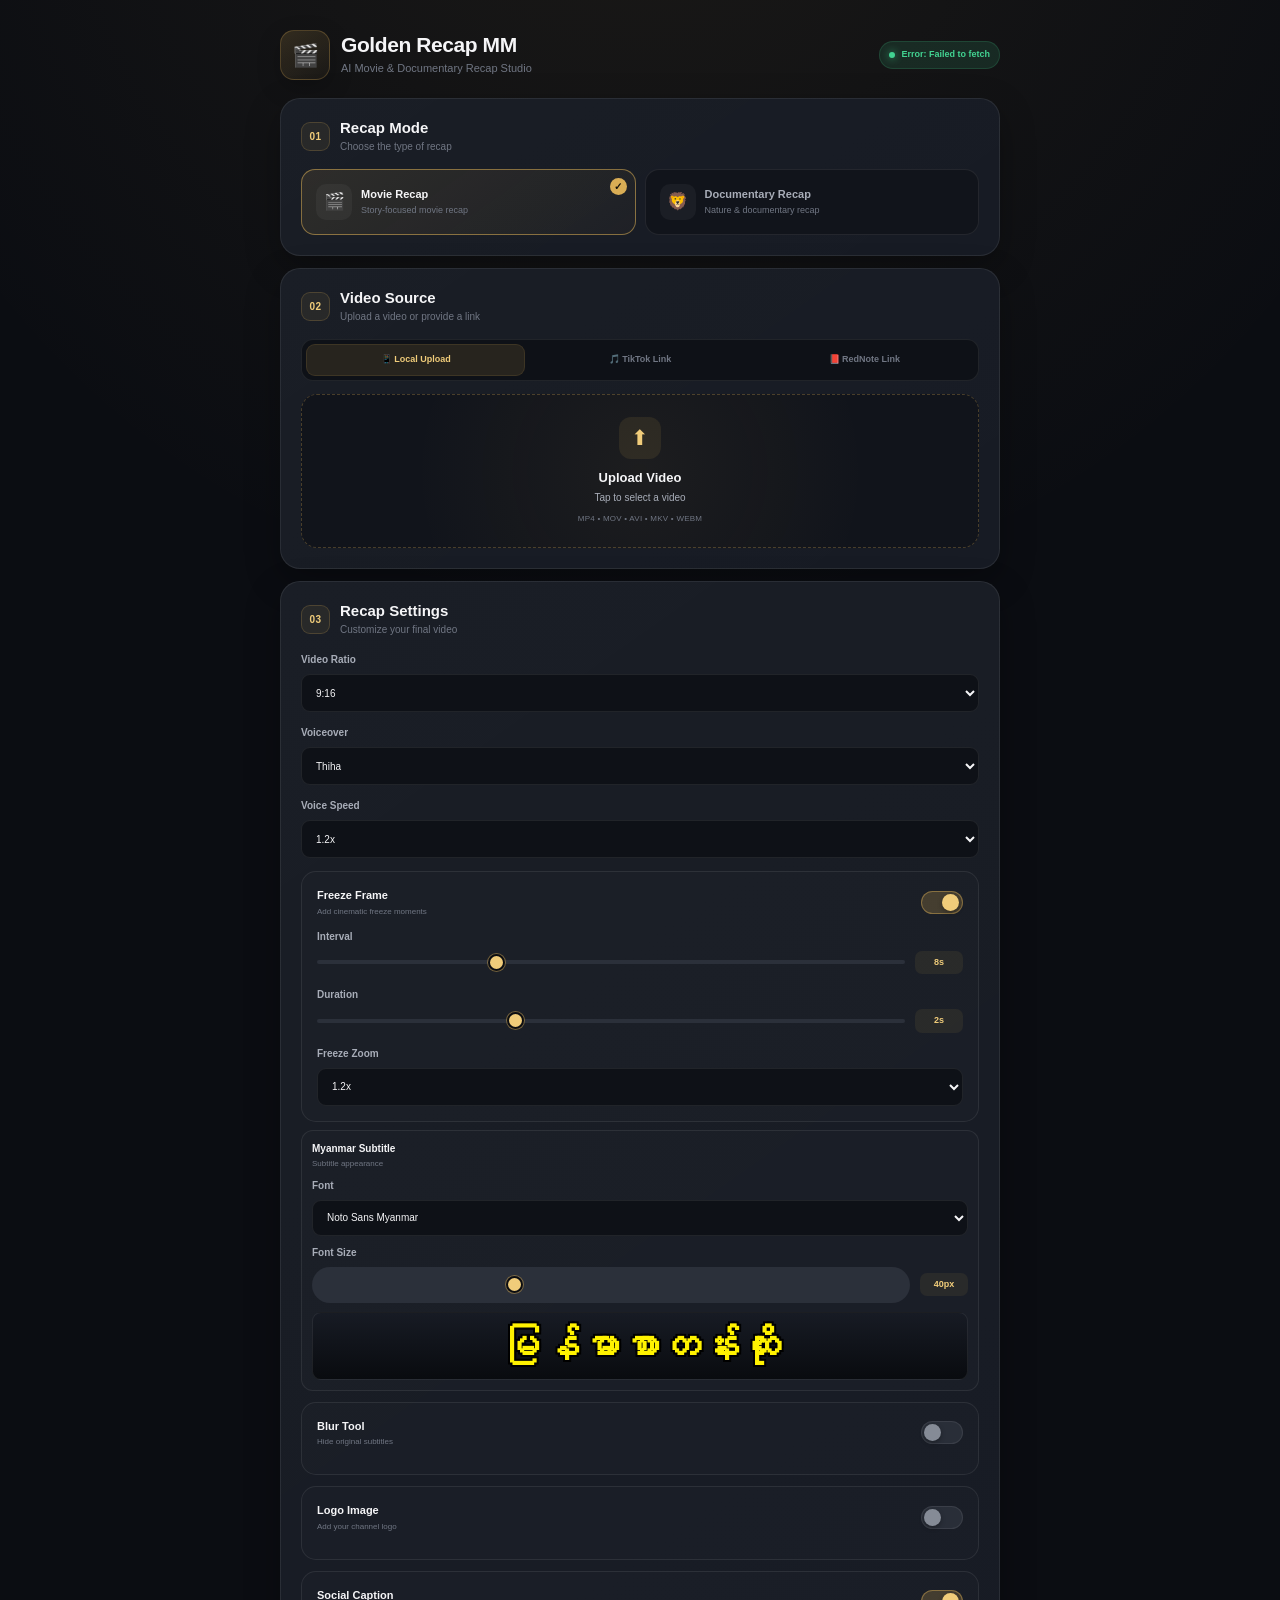
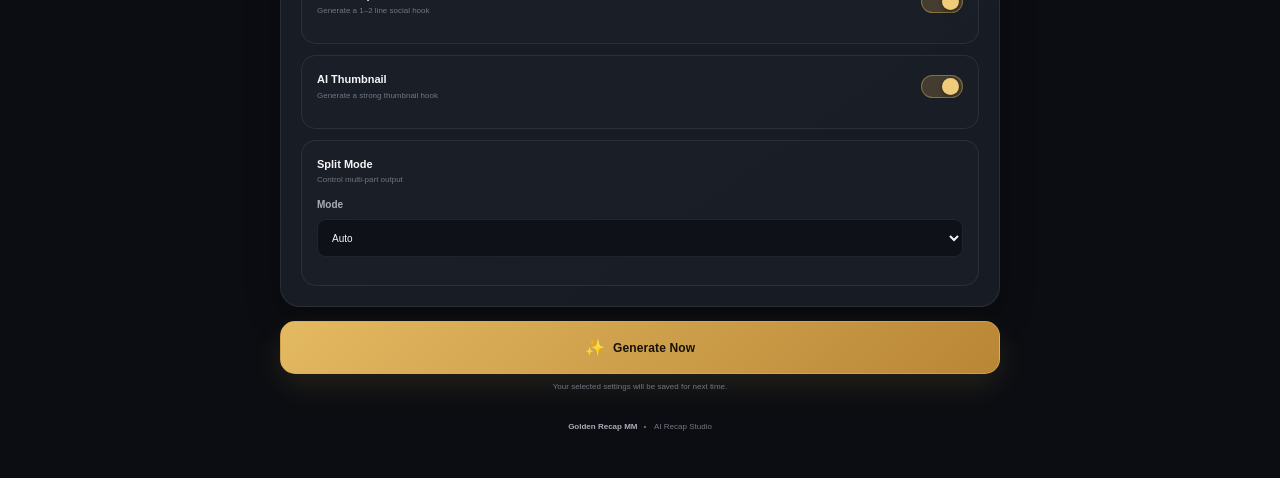
<file: index.html>
<!DOCTYPE html>
<html>
<head>
    <meta charset="UTF-8">
    <meta
        http-equiv="refresh"
        content="0; url=Frontend/"
    >
    <title>Golden Recap MM</title>
</head>
<body>
    <p>Loading Golden Recap MM...</p>
</body>
</html>
</file>
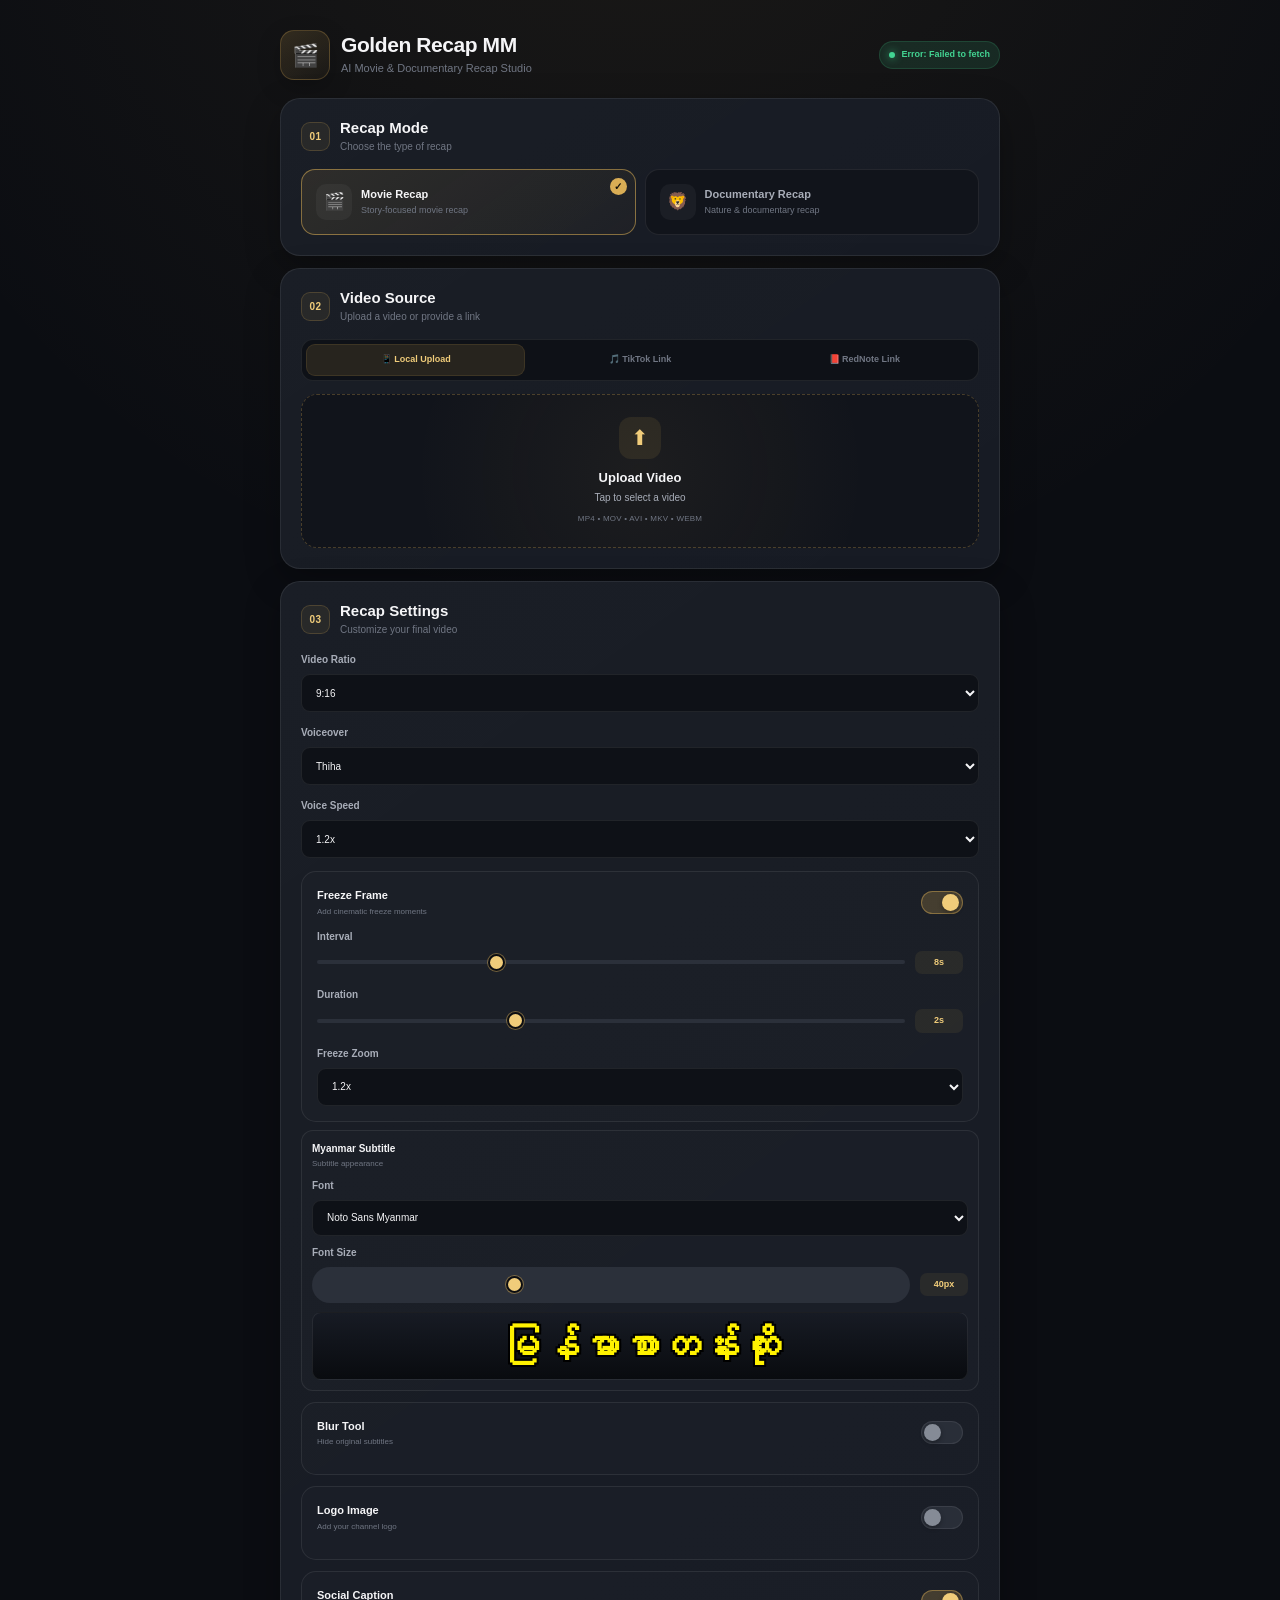
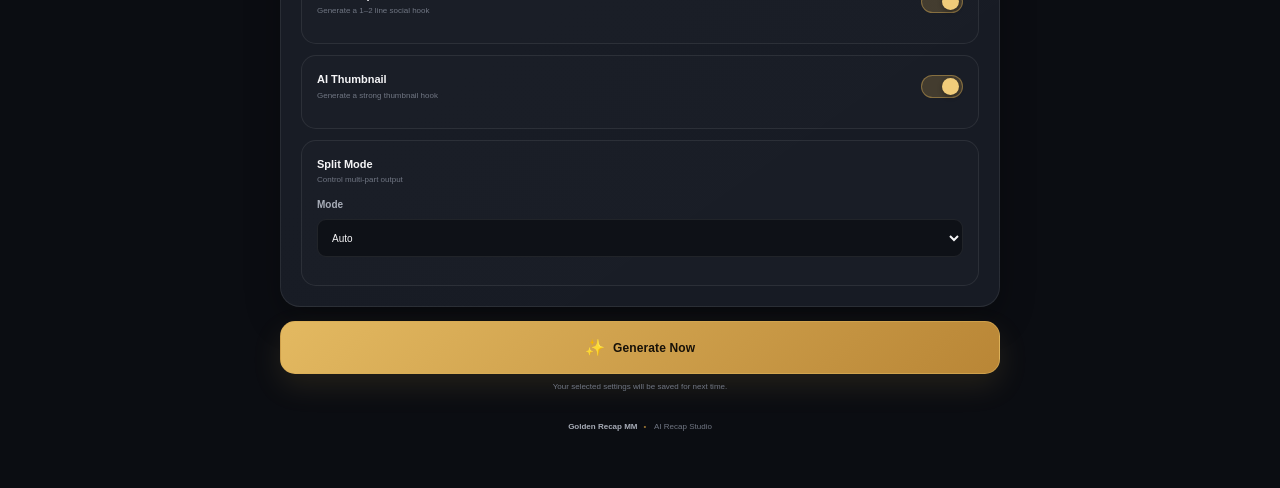
<file: Frontend/index.html>
<!DOCTYPE html>
<html lang="en">
<head>
    <meta charset="UTF-8">

    <meta
        name="viewport"
        content="width=device-width, initial-scale=1.0"
    >

    <meta
        name="description"
        content="Golden Recap MM - AI Movie and Documentary Recap Studio"
    >

    <title>Golden Recap MM</title>

    <link
        rel="stylesheet"
        href="style.css"
    >
</head>

<body>

    <!-- =====================================================
         APP CONTAINER
         ===================================================== -->

    <main class="app-container">

        <!-- =================================================
             HEADER
             ================================================= -->

        <header class="app-header">

            <div class="brand-section">

                <div class="brand-icon">
                    🎬
                </div>

                <div class="brand-text">

                    <h1>
                        Golden Recap MM
                    </h1>

                    <p>
                        AI Movie &amp; Documentary Recap Studio
                    </p>

                </div>

            </div>


            <!-- Backend Status -->

            <div
                class="backend-status"
                id="backendStatus"
            >

                <span
                    class="status-dot"
                    id="statusDot"
                ></span>

                <span
                    id="statusText"
                >
                    Backend Connecting...
                </span>

            </div>

        </header>


        <!-- =================================================
             MAIN WORKSPACE
             ================================================= -->

        <section
            class="workspace"
            id="workspace"
        >


            <!-- =============================================
                 STEP 1 — RECAP MODE
                 ============================================= -->

            <section
                class="card mode-card"
                id="modeSection"
            >

                <div class="section-header">

                    <div>

                        <span class="section-number">
                            01
                        </span>

                        <div class="section-title-group">

                            <h2>
                                Recap Mode
                            </h2>

                            <p>
                                Choose the type of recap
                            </p>

                        </div>

                    </div>

                </div>


                <div class="mode-options">

                    <button
                        type="button"
                        class="mode-option active"
                        data-mode="movie"
                        id="movieModeButton"
                    >

                        <span class="mode-icon">
                            🎬
                        </span>

                        <span class="mode-content">

                            <strong>
                                Movie Recap
                            </strong>

                            <small>
                                Story-focused movie recap
                            </small>

                        </span>

                        <span class="selection-indicator">
                            ✓
                        </span>

                    </button>


                    <button
                        type="button"
                        class="mode-option"
                        data-mode="documentary"
                        id="documentaryModeButton"
                    >

                        <span class="mode-icon">
                            🦁
                        </span>

                        <span class="mode-content">

                            <strong>
                                Documentary Recap
                            </strong>

                            <small>
                                Nature &amp; documentary recap
                            </small>

                        </span>

                        <span class="selection-indicator">
                            ✓
                        </span>

                    </button>

                </div>

            </section>


            <!-- =============================================
                 STEP 2 — VIDEO SOURCE
                 ============================================= -->

            <section
                class="card source-card"
                id="sourceSection"
            >

                <div class="section-header">

                    <div>

                        <span class="section-number">
                            02
                        </span>

                        <div class="section-title-group">

                            <h2>
                                Video Source
                            </h2>

                            <p>
                                Upload a video or provide a link
                            </p>

                        </div>

                    </div>

                </div>


                <!-- Source tabs -->

                <div
                    class="source-tabs"
                    role="tablist"
                >

                    <button
                        type="button"
                        class="source-tab active"
                        data-source="upload"
                        id="uploadTab"
                    >
                        📱 Local Upload
                    </button>

                    <button
                        type="button"
                        class="source-tab"
                        data-source="tiktok"
                        id="tiktokTab"
                    >
                        🎵 TikTok Link
                    </button>

                    <button
                        type="button"
                        class="source-tab"
                        data-source="rednote"
                        id="rednoteTab"
                    >
                        📕 RedNote Link
                    </button>

                </div>


                <!-- Local Upload -->

                <div
                    class="source-panel active"
                    id="uploadPanel"
                    data-panel="upload"
                >

                    <label
                        for="videoFile"
                        class="upload-area"
                    >

                        <div class="upload-icon">
                            ⬆
                        </div>

                        <strong>
                            Upload Video
                        </strong>

                        <span>
                            Tap to select a video
                        </span>

                        <small>
                            MP4 • MOV • AVI • MKV • WEBM
                        </small>

                    </label>

                    <input
                        type="file"
                        id="videoFile"
                        accept="video/mp4,video/quicktime,video/x-msvideo,video/x-matroska,video/webm"
                        hidden
                    >

                </div>


                <!-- TikTok -->

                <div
                    class="source-panel"
                    id="tiktokPanel"
                    data-panel="tiktok"
                >

                    <label
                        for="tiktokUrl"
                        class="input-label"
                    >
                        TikTok Video Link
                    </label>

                    <div class="url-input-wrapper">

                        <input
                            type="url"
                            id="tiktokUrl"
                            class="url-input"
                            placeholder="Paste TikTok video link"
                            autocomplete="off"
                        >

                        <button
                            type="button"
                            class="clear-input"
                            data-clear="tiktokUrl"
                            aria-label="Clear TikTok URL"
                        >
                            ×
                        </button>

                    </div>

                </div>


                <!-- RedNote -->

                <div
                    class="source-panel"
                    id="rednotePanel"
                    data-panel="rednote"
                >

                    <label
                        for="rednoteUrl"
                        class="input-label"
                    >
                        RedNote Video Link
                    </label>

                    <div class="url-input-wrapper">

                        <input
                            type="url"
                            id="rednoteUrl"
                            class="url-input"
                            placeholder="Paste RedNote video link"
                            autocomplete="off"
                        >

                        <button
                            type="button"
                            class="clear-input"
                            data-clear="rednoteUrl"
                            aria-label="Clear RedNote URL"
                        >
                            ×
                        </button>

                    </div>

                </div>


                <!-- Video Information -->

                <div
                    class="video-info-card hidden"
                    id="videoInfoCard"
                >

                    <div class="video-ready-header">

                        <span class="ready-icon">
                            ✓
                        </span>

                        <strong>
                            Video Ready
                        </strong>

                    </div>


                    <div class="video-meta-grid">

                        <div class="meta-item">

                            <span>
                                Name
                            </span>

                            <strong id="videoName">
                                —
                            </strong>

                        </div>


                        <div class="meta-item">

                            <span>
                                File Size
                            </span>

                            <strong id="videoSize">
                                —
                            </strong>

                        </div>


                        <div class="meta-item">

                            <span>
                                Length
                            </span>

                            <strong id="videoDuration">
                                —
                            </strong>

                        </div>


                        <div class="meta-item">

                            <span>
                                Resolution
                            </span>

                            <strong id="videoResolution">
                                —
                            </strong>

                        </div>


                        <div class="meta-item">

                            <span>
                                FPS
                            </span>

                            <strong id="videoFps">
                                —
                            </strong>

                        </div>


                        <div class="meta-item">

                            <span>
                                Format
                            </span>

                            <strong id="videoFormat">
                                —
                            </strong>

                        </div>

                    </div>

                </div>

            </section>


            <!-- =============================================
                 STEP 3 — RECAP SETTINGS
                 ============================================= -->

            <section
                class="card settings-card"
                id="settingsSection"
            >

                <div class="section-header">

                    <div>

                        <span class="section-number">
                            03
                        </span>

                        <div class="section-title-group">

                            <h2>
                                Recap Settings
                            </h2>

                            <p>
                                Customize your final video
                            </p>

                        </div>

                    </div>

                </div>


                <!-- Video Ratio -->

                <div class="setting-group">

                    <label
                        for="videoRatio"
                        class="setting-label"
                    >
                        Video Ratio
                    </label>

                    <select
                        id="videoRatio"
                        class="setting-select"
                    >

                        <option value="9:16" selected>
                            9:16
                        </option>

                        <option value="original">
                            Original
                        </option>

                        <option value="16:9">
                            16:9
                        </option>

                        <option value="4:3">
                            4:3
                        </option>

                        <option value="3:4">
                            3:4
                        </option>

                        <option value="1:1">
                            1:1
                        </option>

                        <option value="2:3">
                            2:3
                        </option>

                    </select>

                </div>


                <!-- Voice -->

                <div class="setting-group">

                    <label
                        for="voice"
                        class="setting-label"
                    >
                        Voiceover
                    </label>

                    <select
                        id="voice"
                        class="setting-select"
                    >

                        <option
                            value="thiha"
                            selected
                        >
                            Thiha
                        </option>

                        <option value="nila">
                            Nila
                        </option>

                    </select>

                </div>


                <!-- Voice Speed -->

                <div class="setting-group">

                    <label
                        for="voiceSpeed"
                        class="setting-label"
                    >
                        Voice Speed
                    </label>

                    <select
                        id="voiceSpeed"
                        class="setting-select"
                    >

                        <option value="1.0">
                            1.0x
                        </option>

                        <option value="1.1">
                            1.1x
                        </option>

                        <option value="1.15">
                            1.15x
                        </option>

                        <option
                            value="1.2"
                            selected
                        >
                            1.2x
                        </option>

                        <option value="1.25">
                            1.25x
                        </option>

                        <option value="1.3">
                            1.3x
                        </option>

                        <option value="1.35">
                            1.35x
                        </option>

                        <option value="1.4">
                            1.4x
                        </option>

                    </select>

                </div>


                <!-- =========================================
                     FREEZE FRAME
                     ========================================= -->

                <div class="setting-block">

                    <div class="setting-block-header">

                        <div>

                            <strong>
                                Freeze Frame
                            </strong>

                            <small>
                                Add cinematic freeze moments
                            </small>

                        </div>


                        <label class="toggle">

                            <input
                                type="checkbox"
                                id="freezeEnabled"
                                checked
                            >

                            <span class="toggle-slider"></span>

                        </label>

                    </div>


                    <div
                        class="conditional-settings"
                        id="freezeSettings"
                    >

                        <div class="setting-group">

                            <label
                                for="freezeInterval"
                                class="setting-label"
                            >
                                Interval
                            </label>

                            <div class="range-row">

                                <input
                                    type="range"
                                    id="freezeInterval"
                                    min="5"
                                    max="15"
                                    step="1"
                                    value="8"
                                >

                                <output
                                    id="freezeIntervalValue"
                                >
                                    8 sec
                                </output>

                            </div>

                        </div>


                        <div class="setting-group">

                            <label
                                for="freezeDuration"
                                class="setting-label"
                            >
                                Duration
                            </label>

                            <div class="range-row">

                                <input
                                    type="range"
                                    id="freezeDuration"
                                    min="0.5"
                                    max="5"
                                    step="0.5"
                                    value="2"
                                >

                                <output
                                    id="freezeDurationValue"
                                >
                                    2 sec
                                </output>

                            </div>

                        </div>


                        <div class="setting-group">

                            <label
                                for="freezeZoom"
                                class="setting-label"
                            >
                                Freeze Zoom
                            </label>

                            <select
                                id="freezeZoom"
                                class="setting-select"
                            >

                                <option value="1.1">
                                    1.1x
                                </option>

                                <option value="1.15">
                                    1.15x
                                </option>

                                <option
                                    value="1.2"
                                    selected
                                >
                                    1.2x
                                </option>

                                <option value="1.25">
                                    1.25x
                                </option>

                                <option value="1.3">
                                    1.3x
                                </option>

                            </select>

                        </div>

                    </div>

                </div>


                <!-- =========================================
                     SUBTITLE
                     ========================================= -->

                <div class="setting-block">

                    <div class="setting-block-header">

                        <div>

                            <strong>
                                Myanmar Subtitle
                            </strong>

                            <small>
                                Subtitle appearance
                            </small>

                        </div>

                    </div>


                    <div class="setting-group">

    <label
        for="subtitleFont"
        class="setting-label"
    >
        Font
    </label>

    <select
        id="subtitleFont"
        class="setting-select"
    >

        <option
            value="Noto Sans Myanmar"
            selected
        >
            Noto Sans Myanmar
        </option>

        <option value="Pyidaungsu">
            Pyidaungsu
        </option>

        <option value="Myanmar Text">
            Myanmar Text
        </option>

        <option value="custom">
            Custom Font
        </option>

    </select>


    <!-- Custom Font Upload -->
    <div
        id="customFontSettings"
        class="custom-font-settings hidden"
    >

        <label
            for="customFontFile"
            class="custom-font-upload"
        >

            <span class="custom-font-upload-icon">
                📁
            </span>

            <span>
                Upload Custom Font
            </span>

        </label>

        <input
            type="file"
            id="customFontFile"
            accept=".ttf,.otf,font/ttf,font/otf"
            hidden
        >

        <div
            id="customFontName"
            class="custom-font-name"
        >
            No font selected
        </div>

    </div>

</div>


                    <div class="setting-group">

                        <label
                            for="subtitleSize"
                            class="setting-label"
                        >
                            Font Size
                        </label>

                        <div class="range-row">

                            <input
                                type="range"
                                id="subtitleSize"
                                min="10"
                                max="100"
                                step="1"
                                value="40"
                            >

                            <output
                                id="subtitleSizeValue"
                            >
                                40 px
                            </output>

                        </div>

                    </div>


                    <div class="subtitle-style-preview">

                        <span class="subtitle-preview-text">
                            မြန်မာစာတန်းထိုး
                        </span>

                    </div>

                </div>


                <!-- =========================================
                     BLUR TOOL
                     ========================================= -->

                <div class="setting-block">

                    <div class="setting-block-header">

                        <div>

                            <strong>
                                Blur Tool
                            </strong>

                            <small>
                                Hide original subtitles
                            </small>

                        </div>


                        <label class="toggle">

                            <input
                                type="checkbox"
                                id="blurEnabled"
                            >

                            <span class="toggle-slider"></span>

                        </label>

                    </div>


                    <div
                        class="conditional-editor hidden"
                        id="blurEditor"
                    >

                        <div class="editor-placeholder">

                            <div class="editor-icon">
                                ◈
                            </div>

                            <strong>
                                Blur Area Editor
                            </strong>

                            <p>
                                Video editor will appear here
                            </p>

                        </div>

                    </div>

                </div>


                <!-- =========================================
                     LOGO
                     ========================================= -->

                <div class="setting-block">

                    <div class="setting-block-header">

                        <div>

                            <strong>
                                Logo Image
                            </strong>

                            <small>
                                Add your channel logo
                            </small>

                        </div>


                        <label class="toggle">

                            <input
                                type="checkbox"
                                id="logoEnabled"
                            >

                            <span class="toggle-slider"></span>

                        </label>

                    </div>


                    <div
                        class="conditional-settings hidden"
                        id="logoSettings"
                    >

                        <div class="setting-group">

                            <label
                                for="logoFile"
                                class="setting-label"
                            >
                                Logo Image
                            </label>

                            <input
                                type="file"
                                id="logoFile"
                                accept="image/png,image/jpeg,image/webp"
                                class="file-input"
                            >

                        </div>


                        <div class="setting-group">

                            <label
                                for="logoPosition"
                                class="setting-label"
                            >
                                Position
                            </label>

                            <select
                                id="logoPosition"
                                class="setting-select"
                            >

                                <option value="top-left">
                                    Top Left
                                </option>

                                <option
                                    value="top-right"
                                    selected
                                >
                                    Top Right
                                </option>

                                <option value="bottom-left">
                                    Bottom Left
                                </option>

                                <option value="bottom-right">
                                    Bottom Right
                                </option>

                                <option value="custom">
                                    Custom
                                </option>

                            </select>

                        </div>


                        <button
                            type="button"
                            class="secondary-button"
                            id="logoAdjustButton"
                        >
                            Adjust Logo Position
                        </button>

                    </div>

                </div>


                <!-- =========================================
                     CAPTION
                     ========================================= -->

                <div class="setting-block">

                    <div class="setting-block-header">

                        <div>

                            <strong>
                                Social Caption
                            </strong>

                            <small>
                                Generate a 1–2 line social hook
                            </small>

                        </div>


                        <label class="toggle">

                            <input
                                type="checkbox"
                                id="captionEnabled"
                                checked
                            >

                            <span class="toggle-slider"></span>

                        </label>

                    </div>

                </div>


                <!-- =========================================
                     THUMBNAIL
                     ========================================= -->

                <div class="setting-block">

                    <div class="setting-block-header">

                        <div>

                            <strong>
                                AI Thumbnail
                            </strong>

                            <small>
                                Generate a strong thumbnail hook
                            </small>

                        </div>


                        <label class="toggle">

                            <input
                                type="checkbox"
                                id="thumbnailEnabled"
                                checked
                            >

                            <span class="toggle-slider"></span>

                        </label>

                    </div>

                </div>


                <!-- =========================================
                     SPLIT MODE
                     ========================================= -->

                <div class="setting-block">

                    <div class="setting-block-header">

                        <div>

                            <strong>
                                Split Mode
                            </strong>

                            <small>
                                Control multi-part output
                            </small>

                        </div>

                    </div>


                    <div class="setting-group">

                        <label
                            for="splitMode"
                            class="setting-label"
                        >
                            Mode
                        </label>

                        <select
                            id="splitMode"
                            class="setting-select"
                        >

                            <option
                                value="auto"
                                selected
                            >
                                Auto
                            </option>

                            <option value="manual">
                                Manual
                            </option>

                        </select>

                    </div>


                    <div
                        class="conditional-settings hidden"
                        id="manualSplitSettings"
                    >

                        <div class="setting-group">

                            <label
                                for="manualSplitLength"
                                class="setting-label"
                            >
                                Part Length
                            </label>

                            <input
                                type="number"
                                id="manualSplitLength"
                                class="number-input"
                                min="30"
                                value="60"
                            >

                            <small class="input-help">
                                Seconds
                            </small>

                        </div>

                    </div>

                </div>

            </section>


            <!-- =============================================
                 GENERATE
                 ============================================= -->

            <section
                class="generate-section"
                id="generateSection"
            >

                <button
                    type="button"
                    class="generate-button"
                    id="generateButton"
                >

                    <span class="generate-icon">
                        ✨
                    </span>

                    <span>
                        Generate Now
                    </span>

                </button>

                <p class="generate-note">
                    Your selected settings will be saved for next time.
                </p>

            </section>


        </section>


        <!-- =================================================
             PROCESSING VIEW
             ================================================= -->

        <section
            class="processing-view hidden"
            id="processingView"
        >

            <div class="progress-container">

                <div
                    class="progress-circle"
                    id="progressCircle"
                >

                    <div class="progress-inner">

                        <strong
                            id="progressPercent"
                        >
                            0%
                        </strong>

                    </div>

                </div>


                <h2
                    id="processingStage"
                >
                    Preparing...
                </h2>


                <p
                    id="processingDescription"
                >
                    Please wait while Golden Recap MM processes your video.
                </p>


                <button
                    type="button"
                    class="cancel-button"
                    id="cancelButton"
                >
                    Cancel
                </button>

            </div>

        </section>


        <!-- =================================================
             FINAL RESULT VIEW
             ================================================= -->

        <section
            class="result-view hidden"
            id="resultView"
        >

            <div class="result-header">

                <div class="result-success-icon">
                    ✓
                </div>

                <h2>
                    Final Video Ready
                </h2>

                <p>
                    Your recap has been successfully generated.
                </p>

            </div>


            <div
                class="result-video-container"
                id="resultVideoContainer"
            >

                <div class="result-video-placeholder">

                    <span>
                        ▶
                    </span>

                    <p>
                        Final video will appear here
                    </p>

                </div>

            </div>


            <div
                class="result-parts"
                id="resultParts"
            >
                <!-- Generated parts will be inserted here -->
            </div>


            <div class="result-actions">

                <button
                    type="button"
                    class="primary-result-button"
                    id="downloadVideoButton"
                >
                    Download Video
                </button>


                <button
                    type="button"
                    class="secondary-button"
                    id="downloadThumbnailButton"
                >
                    Download Thumbnail
                </button>


                <button
                    type="button"
                    class="secondary-button"
                    id="copyCaptionButton"
                >
                    Copy Caption
                </button>


                <button
                    type="button"
                    class="secondary-button"
                    id="newRecapButton"
                >
                    Create Another Recap
                </button>

            </div>

        </section>


        <!-- =================================================
             FOOTER
             ================================================= -->

        <footer class="app-footer">

            <p>
                Golden Recap MM
            </p>

            <span>
                AI Recap Studio
            </span>

        </footer>

    </main>


    <!-- =====================================================
         JAVASCRIPT
         ===================================================== -->
<script src="app.js?v=2"></script>
    
</body>
</html>
</file>
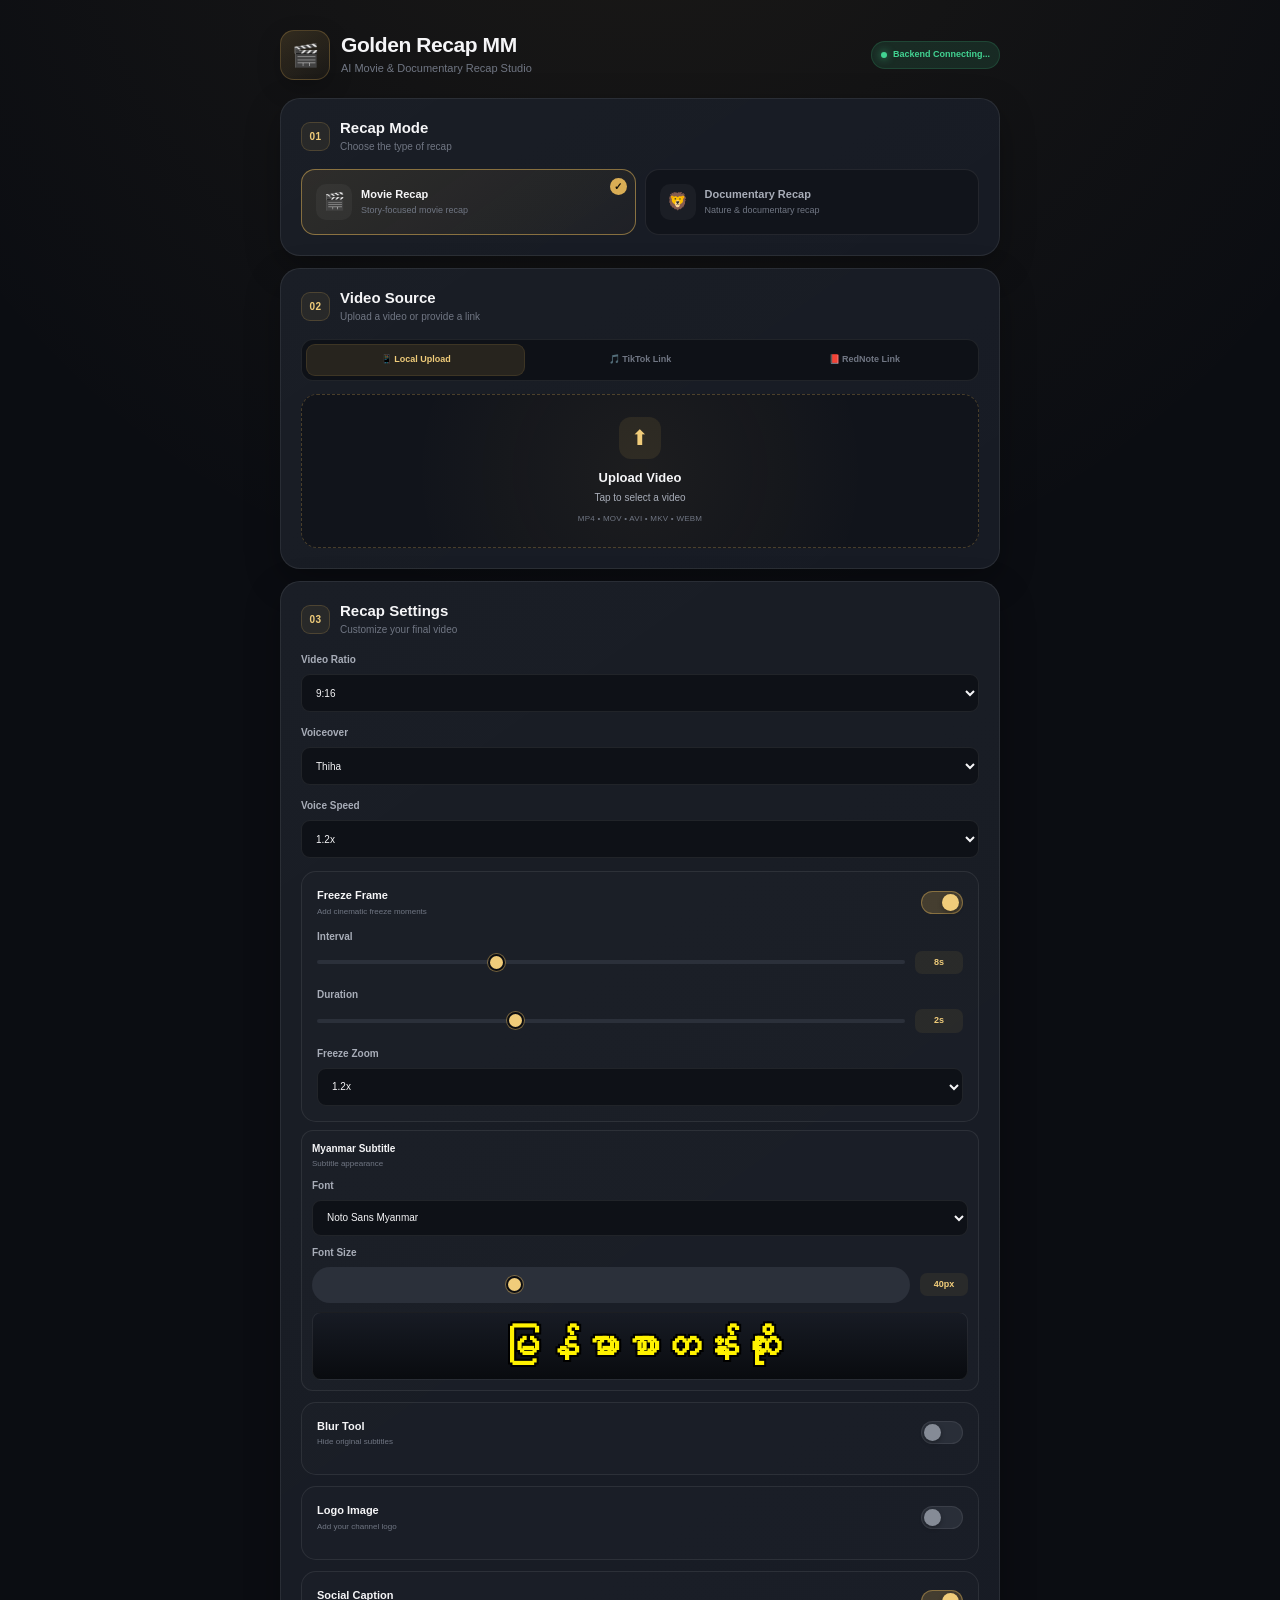
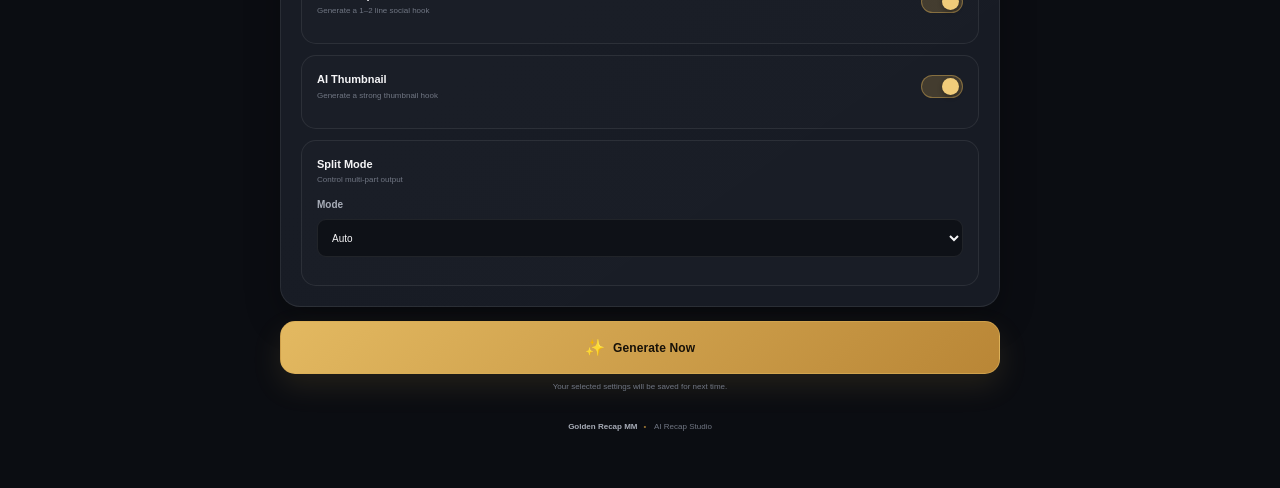
<file: frontend/index.html>
<!DOCTYPE html>
<html lang="en">
<head>
    <meta charset="UTF-8">

    <meta
        name="viewport"
        content="width=device-width, initial-scale=1.0"
    >

    <meta
        name="description"
        content="Golden Recap MM - AI Movie and Documentary Recap Studio"
    >

    <title>Golden Recap MM</title>

    <link
        rel="stylesheet"
        href="style.css"
    >
</head>

<body>

    <!-- =====================================================
         APP CONTAINER
         ===================================================== -->

    <main class="app-container">

        <!-- =================================================
             HEADER
             ================================================= -->

        <header class="app-header">

            <div class="brand-section">

                <div class="brand-icon">
                    🎬
                </div>

                <div class="brand-text">

                    <h1>
                        Golden Recap MM
                    </h1>

                    <p>
                        AI Movie &amp; Documentary Recap Studio
                    </p>

                </div>

            </div>


            <!-- Backend Status -->

            <div
                class="backend-status"
                id="backendStatus"
            >

                <span
                    class="status-dot"
                    id="statusDot"
                ></span>

                <span
                    id="statusText"
                >
                    Backend Connecting...
                </span>

            </div>

        </header>


        <!-- =================================================
             MAIN WORKSPACE
             ================================================= -->

        <section
            class="workspace"
            id="workspace"
        >


            <!-- =============================================
                 STEP 1 — RECAP MODE
                 ============================================= -->

            <section
                class="card mode-card"
                id="modeSection"
            >

                <div class="section-header">

                    <div>

                        <span class="section-number">
                            01
                        </span>

                        <div class="section-title-group">

                            <h2>
                                Recap Mode
                            </h2>

                            <p>
                                Choose the type of recap
                            </p>

                        </div>

                    </div>

                </div>


                <div class="mode-options">

                    <button
                        type="button"
                        class="mode-option active"
                        data-mode="movie"
                        id="movieModeButton"
                    >

                        <span class="mode-icon">
                            🎬
                        </span>

                        <span class="mode-content">

                            <strong>
                                Movie Recap
                            </strong>

                            <small>
                                Story-focused movie recap
                            </small>

                        </span>

                        <span class="selection-indicator">
                            ✓
                        </span>

                    </button>


                    <button
                        type="button"
                        class="mode-option"
                        data-mode="documentary"
                        id="documentaryModeButton"
                    >

                        <span class="mode-icon">
                            🦁
                        </span>

                        <span class="mode-content">

                            <strong>
                                Documentary Recap
                            </strong>

                            <small>
                                Nature &amp; documentary recap
                            </small>

                        </span>

                        <span class="selection-indicator">
                            ✓
                        </span>

                    </button>

                </div>

            </section>


            <!-- =============================================
                 STEP 2 — VIDEO SOURCE
                 ============================================= -->

            <section
                class="card source-card"
                id="sourceSection"
            >

                <div class="section-header">

                    <div>

                        <span class="section-number">
                            02
                        </span>

                        <div class="section-title-group">

                            <h2>
                                Video Source
                            </h2>

                            <p>
                                Upload a video or provide a link
                            </p>

                        </div>

                    </div>

                </div>


                <!-- Source tabs -->

                <div
                    class="source-tabs"
                    role="tablist"
                >

                    <button
                        type="button"
                        class="source-tab active"
                        data-source="upload"
                        id="uploadTab"
                    >
                        📱 Local Upload
                    </button>

                    <button
                        type="button"
                        class="source-tab"
                        data-source="tiktok"
                        id="tiktokTab"
                    >
                        🎵 TikTok Link
                    </button>

                    <button
                        type="button"
                        class="source-tab"
                        data-source="rednote"
                        id="rednoteTab"
                    >
                        📕 RedNote Link
                    </button>

                </div>


                <!-- Local Upload -->

                <div
                    class="source-panel active"
                    id="uploadPanel"
                    data-panel="upload"
                >

                    <label
                        for="videoFile"
                        class="upload-area"
                    >

                        <div class="upload-icon">
                            ⬆
                        </div>

                        <strong>
                            Upload Video
                        </strong>

                        <span>
                            Tap to select a video
                        </span>

                        <small>
                            MP4 • MOV • AVI • MKV • WEBM
                        </small>

                    </label>

                    <input
                        type="file"
                        id="videoFile"
                        accept="video/mp4,video/quicktime,video/x-msvideo,video/x-matroska,video/webm"
                        hidden
                    >

                </div>


                <!-- TikTok -->

                <div
                    class="source-panel"
                    id="tiktokPanel"
                    data-panel="tiktok"
                >

                    <label
                        for="tiktokUrl"
                        class="input-label"
                    >
                        TikTok Video Link
                    </label>

                    <div class="url-input-wrapper">

                        <input
                            type="url"
                            id="tiktokUrl"
                            class="url-input"
                            placeholder="Paste TikTok video link"
                            autocomplete="off"
                        >

                        <button
                            type="button"
                            class="clear-input"
                            data-clear="tiktokUrl"
                            aria-label="Clear TikTok URL"
                        >
                            ×
                        </button>

                    </div>

                </div>


                <!-- RedNote -->

                <div
                    class="source-panel"
                    id="rednotePanel"
                    data-panel="rednote"
                >

                    <label
                        for="rednoteUrl"
                        class="input-label"
                    >
                        RedNote Video Link
                    </label>

                    <div class="url-input-wrapper">

                        <input
                            type="url"
                            id="rednoteUrl"
                            class="url-input"
                            placeholder="Paste RedNote video link"
                            autocomplete="off"
                        >

                        <button
                            type="button"
                            class="clear-input"
                            data-clear="rednoteUrl"
                            aria-label="Clear RedNote URL"
                        >
                            ×
                        </button>

                    </div>

                </div>


                <!-- Video Information -->

                <div
                    class="video-info-card hidden"
                    id="videoInfoCard"
                >

                    <div class="video-ready-header">

                        <span class="ready-icon">
                            ✓
                        </span>

                        <strong>
                            Video Ready
                        </strong>

                    </div>


                    <div class="video-meta-grid">

                        <div class="meta-item">

                            <span>
                                Name
                            </span>

                            <strong id="videoName">
                                —
                            </strong>

                        </div>


                        <div class="meta-item">

                            <span>
                                File Size
                            </span>

                            <strong id="videoSize">
                                —
                            </strong>

                        </div>


                        <div class="meta-item">

                            <span>
                                Length
                            </span>

                            <strong id="videoDuration">
                                —
                            </strong>

                        </div>


                        <div class="meta-item">

                            <span>
                                Resolution
                            </span>

                            <strong id="videoResolution">
                                —
                            </strong>

                        </div>


                        <div class="meta-item">

                            <span>
                                FPS
                            </span>

                            <strong id="videoFps">
                                —
                            </strong>

                        </div>


                        <div class="meta-item">

                            <span>
                                Format
                            </span>

                            <strong id="videoFormat">
                                —
                            </strong>

                        </div>

                    </div>

                </div>

            </section>


            <!-- =============================================
                 STEP 3 — RECAP SETTINGS
                 ============================================= -->

            <section
                class="card settings-card"
                id="settingsSection"
            >

                <div class="section-header">

                    <div>

                        <span class="section-number">
                            03
                        </span>

                        <div class="section-title-group">

                            <h2>
                                Recap Settings
                            </h2>

                            <p>
                                Customize your final video
                            </p>

                        </div>

                    </div>

                </div>


                <!-- Video Ratio -->

                <div class="setting-group">

                    <label
                        for="videoRatio"
                        class="setting-label"
                    >
                        Video Ratio
                    </label>

                    <select
                        id="videoRatio"
                        class="setting-select"
                    >

                        <option value="9:16" selected>
                            9:16
                        </option>

                        <option value="original">
                            Original
                        </option>

                        <option value="16:9">
                            16:9
                        </option>

                        <option value="4:3">
                            4:3
                        </option>

                        <option value="3:4">
                            3:4
                        </option>

                        <option value="1:1">
                            1:1
                        </option>

                        <option value="2:3">
                            2:3
                        </option>

                    </select>

                </div>


                <!-- Voice -->

                <div class="setting-group">

                    <label
                        for="voice"
                        class="setting-label"
                    >
                        Voiceover
                    </label>

                    <select
                        id="voice"
                        class="setting-select"
                    >

                        <option
                            value="thiha"
                            selected
                        >
                            Thiha
                        </option>

                        <option value="nila">
                            Nila
                        </option>

                    </select>

                </div>


                <!-- Voice Speed -->

                <div class="setting-group">

                    <label
                        for="voiceSpeed"
                        class="setting-label"
                    >
                        Voice Speed
                    </label>

                    <select
                        id="voiceSpeed"
                        class="setting-select"
                    >

                        <option value="1.0">
                            1.0x
                        </option>

                        <option value="1.1">
                            1.1x
                        </option>

                        <option value="1.15">
                            1.15x
                        </option>

                        <option
                            value="1.2"
                            selected
                        >
                            1.2x
                        </option>

                        <option value="1.25">
                            1.25x
                        </option>

                        <option value="1.3">
                            1.3x
                        </option>

                        <option value="1.35">
                            1.35x
                        </option>

                        <option value="1.4">
                            1.4x
                        </option>

                    </select>

                </div>


                <!-- =========================================
                     FREEZE FRAME
                     ========================================= -->

                <div class="setting-block">

                    <div class="setting-block-header">

                        <div>

                            <strong>
                                Freeze Frame
                            </strong>

                            <small>
                                Add cinematic freeze moments
                            </small>

                        </div>


                        <label class="toggle">

                            <input
                                type="checkbox"
                                id="freezeEnabled"
                                checked
                            >

                            <span class="toggle-slider"></span>

                        </label>

                    </div>


                    <div
                        class="conditional-settings"
                        id="freezeSettings"
                    >

                        <div class="setting-group">

                            <label
                                for="freezeInterval"
                                class="setting-label"
                            >
                                Interval
                            </label>

                            <div class="range-row">

                                <input
                                    type="range"
                                    id="freezeInterval"
                                    min="5"
                                    max="15"
                                    step="1"
                                    value="8"
                                >

                                <output
                                    id="freezeIntervalValue"
                                >
                                    8 sec
                                </output>

                            </div>

                        </div>


                        <div class="setting-group">

                            <label
                                for="freezeDuration"
                                class="setting-label"
                            >
                                Duration
                            </label>

                            <div class="range-row">

                                <input
                                    type="range"
                                    id="freezeDuration"
                                    min="0.5"
                                    max="5"
                                    step="0.5"
                                    value="2"
                                >

                                <output
                                    id="freezeDurationValue"
                                >
                                    2 sec
                                </output>

                            </div>

                        </div>


                        <div class="setting-group">

                            <label
                                for="freezeZoom"
                                class="setting-label"
                            >
                                Freeze Zoom
                            </label>

                            <select
                                id="freezeZoom"
                                class="setting-select"
                            >

                                <option value="1.1">
                                    1.1x
                                </option>

                                <option value="1.15">
                                    1.15x
                                </option>

                                <option
                                    value="1.2"
                                    selected
                                >
                                    1.2x
                                </option>

                                <option value="1.25">
                                    1.25x
                                </option>

                                <option value="1.3">
                                    1.3x
                                </option>

                            </select>

                        </div>

                    </div>

                </div>


                <!-- =========================================
                     SUBTITLE
                     ========================================= -->

                <div class="setting-block">

                    <div class="setting-block-header">

                        <div>

                            <strong>
                                Myanmar Subtitle
                            </strong>

                            <small>
                                Subtitle appearance
                            </small>

                        </div>

                    </div>


                    <div class="setting-group">

    <label
        for="subtitleFont"
        class="setting-label"
    >
        Font
    </label>

    <select
        id="subtitleFont"
        class="setting-select"
    >

        <option
            value="Noto Sans Myanmar"
            selected
        >
            Noto Sans Myanmar
        </option>

        <option value="Pyidaungsu">
            Pyidaungsu
        </option>

        <option value="Myanmar Text">
            Myanmar Text
        </option>

        <option value="custom">
            Custom Font
        </option>

    </select>


    <!-- Custom Font Upload -->
    <div
        id="customFontSettings"
        class="custom-font-settings hidden"
    >

        <label
            for="customFontFile"
            class="custom-font-upload"
        >

            <span class="custom-font-upload-icon">
                📁
            </span>

            <span>
                Upload Custom Font
            </span>

        </label>

        <input
            type="file"
            id="customFontFile"
            accept=".ttf,.otf,font/ttf,font/otf"
            hidden
        >

        <div
            id="customFontName"
            class="custom-font-name"
        >
            No font selected
        </div>

    </div>

</div>


                    <div class="setting-group">

                        <label
                            for="subtitleSize"
                            class="setting-label"
                        >
                            Font Size
                        </label>

                        <div class="range-row">

                            <input
                                type="range"
                                id="subtitleSize"
                                min="10"
                                max="100"
                                step="1"
                                value="40"
                            >

                            <output
                                id="subtitleSizeValue"
                            >
                                40 px
                            </output>

                        </div>

                    </div>


                    <div class="subtitle-style-preview">

                        <span class="subtitle-preview-text">
                            မြန်မာစာတန်းထိုး
                        </span>

                    </div>

                </div>


                <!-- =========================================
                     BLUR TOOL
                     ========================================= -->

                <div class="setting-block">

                    <div class="setting-block-header">

                        <div>

                            <strong>
                                Blur Tool
                            </strong>

                            <small>
                                Hide original subtitles
                            </small>

                        </div>


                        <label class="toggle">

                            <input
                                type="checkbox"
                                id="blurEnabled"
                            >

                            <span class="toggle-slider"></span>

                        </label>

                    </div>


                    <div
                        class="conditional-editor hidden"
                        id="blurEditor"
                    >

                        <div class="editor-placeholder">

                            <div class="editor-icon">
                                ◈
                            </div>

                            <strong>
                                Blur Area Editor
                            </strong>

                            <p>
                                Video editor will appear here
                            </p>

                        </div>

                    </div>

                </div>


                <!-- =========================================
                     LOGO
                     ========================================= -->

                <div class="setting-block">

                    <div class="setting-block-header">

                        <div>

                            <strong>
                                Logo Image
                            </strong>

                            <small>
                                Add your channel logo
                            </small>

                        </div>


                        <label class="toggle">

                            <input
                                type="checkbox"
                                id="logoEnabled"
                            >

                            <span class="toggle-slider"></span>

                        </label>

                    </div>


                    <div
                        class="conditional-settings hidden"
                        id="logoSettings"
                    >

                        <div class="setting-group">

                            <label
                                for="logoFile"
                                class="setting-label"
                            >
                                Logo Image
                            </label>

                            <input
                                type="file"
                                id="logoFile"
                                accept="image/png,image/jpeg,image/webp"
                                class="file-input"
                            >

                        </div>


                        <div class="setting-group">

                            <label
                                for="logoPosition"
                                class="setting-label"
                            >
                                Position
                            </label>

                            <select
                                id="logoPosition"
                                class="setting-select"
                            >

                                <option value="top-left">
                                    Top Left
                                </option>

                                <option
                                    value="top-right"
                                    selected
                                >
                                    Top Right
                                </option>

                                <option value="bottom-left">
                                    Bottom Left
                                </option>

                                <option value="bottom-right">
                                    Bottom Right
                                </option>

                                <option value="custom">
                                    Custom
                                </option>

                            </select>

                        </div>


                        <button
                            type="button"
                            class="secondary-button"
                            id="logoAdjustButton"
                        >
                            Adjust Logo Position
                        </button>

                    </div>

                </div>


                <!-- =========================================
                     CAPTION
                     ========================================= -->

                <div class="setting-block">

                    <div class="setting-block-header">

                        <div>

                            <strong>
                                Social Caption
                            </strong>

                            <small>
                                Generate a 1–2 line social hook
                            </small>

                        </div>


                        <label class="toggle">

                            <input
                                type="checkbox"
                                id="captionEnabled"
                                checked
                            >

                            <span class="toggle-slider"></span>

                        </label>

                    </div>

                </div>


                <!-- =========================================
                     THUMBNAIL
                     ========================================= -->

                <div class="setting-block">

                    <div class="setting-block-header">

                        <div>

                            <strong>
                                AI Thumbnail
                            </strong>

                            <small>
                                Generate a strong thumbnail hook
                            </small>

                        </div>


                        <label class="toggle">

                            <input
                                type="checkbox"
                                id="thumbnailEnabled"
                                checked
                            >

                            <span class="toggle-slider"></span>

                        </label>

                    </div>

                </div>


                <!-- =========================================
                     SPLIT MODE
                     ========================================= -->

                <div class="setting-block">

                    <div class="setting-block-header">

                        <div>

                            <strong>
                                Split Mode
                            </strong>

                            <small>
                                Control multi-part output
                            </small>

                        </div>

                    </div>


                    <div class="setting-group">

                        <label
                            for="splitMode"
                            class="setting-label"
                        >
                            Mode
                        </label>

                        <select
                            id="splitMode"
                            class="setting-select"
                        >

                            <option
                                value="auto"
                                selected
                            >
                                Auto
                            </option>

                            <option value="manual">
                                Manual
                            </option>

                        </select>

                    </div>


                    <div
                        class="conditional-settings hidden"
                        id="manualSplitSettings"
                    >

                        <div class="setting-group">

                            <label
                                for="manualSplitLength"
                                class="setting-label"
                            >
                                Part Length
                            </label>

                            <input
                                type="number"
                                id="manualSplitLength"
                                class="number-input"
                                min="30"
                                value="60"
                            >

                            <small class="input-help">
                                Seconds
                            </small>

                        </div>

                    </div>

                </div>

            </section>


            <!-- =============================================
                 GENERATE
                 ============================================= -->

            <section
                class="generate-section"
                id="generateSection"
            >

                <button
                    type="button"
                    class="generate-button"
                    id="generateButton"
                >

                    <span class="generate-icon">
                        ✨
                    </span>

                    <span>
                        Generate Now
                    </span>

                </button>

                <p class="generate-note">
                    Your selected settings will be saved for next time.
                </p>

            </section>


        </section>


        <!-- =================================================
             PROCESSING VIEW
             ================================================= -->

        <section
            class="processing-view hidden"
            id="processingView"
        >

            <div class="progress-container">

                <div
                    class="progress-circle"
                    id="progressCircle"
                >

                    <div class="progress-inner">

                        <strong
                            id="progressPercent"
                        >
                            0%
                        </strong>

                    </div>

                </div>


                <h2
                    id="processingStage"
                >
                    Preparing...
                </h2>


                <p
                    id="processingDescription"
                >
                    Please wait while Golden Recap MM processes your video.
                </p>


                <button
                    type="button"
                    class="cancel-button"
                    id="cancelButton"
                >
                    Cancel
                </button>

            </div>

        </section>


        <!-- =================================================
             FINAL RESULT VIEW
             ================================================= -->

        <section
            class="result-view hidden"
            id="resultView"
        >

            <div class="result-header">

                <div class="result-success-icon">
                    ✓
                </div>

                <h2>
                    Final Video Ready
                </h2>

                <p>
                    Your recap has been successfully generated.
                </p>

            </div>


            <div
                class="result-video-container"
                id="resultVideoContainer"
            >

                <div class="result-video-placeholder">

                    <span>
                        ▶
                    </span>

                    <p>
                        Final video will appear here
                    </p>

                </div>

            </div>


            <div
                class="result-parts"
                id="resultParts"
            >
                <!-- Generated parts will be inserted here -->
            </div>


            <div class="result-actions">

                <button
                    type="button"
                    class="primary-result-button"
                    id="downloadVideoButton"
                >
                    Download Video
                </button>


                <button
                    type="button"
                    class="secondary-button"
                    id="downloadThumbnailButton"
                >
                    Download Thumbnail
                </button>


                <button
                    type="button"
                    class="secondary-button"
                    id="copyCaptionButton"
                >
                    Copy Caption
                </button>


                <button
                    type="button"
                    class="secondary-button"
                    id="newRecapButton"
                >
                    Create Another Recap
                </button>

            </div>

        </section>


        <!-- =================================================
             FOOTER
             ================================================= -->

        <footer class="app-footer">

            <p>
                Golden Recap MM
            </p>

            <span>
                AI Recap Studio
            </span>

        </footer>

    </main>


    <!-- =====================================================
         JAVASCRIPT
         ===================================================== -->

    <script
        src="app.js"
        defer
    ></script>

</body>
</html>
</file>
<file: Frontend/style.css>
/* =========================================================
   GOLDEN RECAP MM
   Professional Mobile-First UI
   ========================================================= */


/* =========================================================
   01. ROOT VARIABLES
   ========================================================= */

:root {
    --bg-main: #0b0d12;
    --bg-secondary: #11141b;
    --bg-card: #151922;
    --bg-card-soft: #191d27;
    --bg-input: #0e1117;

    --border: rgba(255, 255, 255, 0.08);
    --border-strong: rgba(255, 255, 255, 0.14);

    --text-primary: #f5f5f7;
    --text-secondary: #a8adb8;
    --text-muted: #707683;

    --gold: #d9ad55;
    --gold-light: #f0cc7a;
    --gold-dark: #9b7533;

    --success: #42d392;
    --success-soft: rgba(66, 211, 146, 0.12);

    --danger: #ff6262;
    --danger-soft: rgba(255, 98, 98, 0.12);

    --shadow:
        0 12px 35px rgba(0, 0, 0, 0.28);

    --radius-small: 10px;
    --radius-medium: 14px;
    --radius-large: 20px;

    --transition:
        180ms ease;
}


/* =========================================================
   02. RESET
   ========================================================= */

* {
    box-sizing: border-box;
    margin: 0;
    padding: 0;
}


html {
    min-height: 100%;
    background: var(--bg-main);
    scroll-behavior: smooth;
}


body {
    min-height: 100vh;

    background:
        radial-gradient(
            circle at 50% -10%,
            rgba(217, 173, 85, 0.08),
            transparent 35%
        ),
        var(--bg-main);

    color: var(--text-primary);

    font-family:
        Inter,
        -apple-system,
        BlinkMacSystemFont,
        "Segoe UI",
        Roboto,
        Arial,
        sans-serif;

    line-height: 1.5;

    -webkit-font-smoothing: antialiased;
    text-rendering: optimizeLegibility;
}


button,
input,
select {
    font: inherit;
}


button {
    border: 0;
    cursor: pointer;
}


button:focus-visible,
input:focus-visible,
select:focus-visible {
    outline:
        2px solid var(--gold);

    outline-offset: 2px;
}


.hidden {
    display: none !important;
}


/* =========================================================
   03. APP CONTAINER
   ========================================================= */

.app-container {
    width: 100%;
    max-width: 760px;

    margin: 0 auto;

    padding:
        18px
        14px
        40px;
}


/* =========================================================
   04. HEADER
   ========================================================= */

.app-header {
    display: flex;

    align-items: center;
    justify-content: space-between;

    gap: 14px;

    margin-bottom: 18px;
}


.brand-section {
    display: flex;

    align-items: center;

    gap: 11px;

    min-width: 0;
}


.brand-icon {
    width: 46px;
    height: 46px;

    flex: 0 0 46px;

    display: flex;

    align-items: center;
    justify-content: center;

    border:
        1px solid
        rgba(217, 173, 85, 0.25);

    border-radius: 14px;

    background:
        linear-gradient(
            145deg,
            rgba(217, 173, 85, 0.16),
            rgba(217, 173, 85, 0.04)
        );

    box-shadow:
        0 8px 24px
        rgba(0, 0, 0, 0.2);

    font-size: 22px;
}


.brand-text {
    min-width: 0;
}


.brand-text h1 {
    color: var(--text-primary);

    font-size: 19px;
    font-weight: 750;

    line-height: 1.15;

    letter-spacing: -0.02em;
}


.brand-text p {
    margin-top: 3px;

    color: var(--text-muted);

    font-size: 11px;

    white-space: nowrap;
    overflow: hidden;
    text-overflow: ellipsis;
}


.backend-status {
    display: inline-flex;

    align-items: center;

    gap: 6px;

    flex-shrink: 0;

    padding:
        6px
        9px;

    border:
        1px solid
        rgba(66, 211, 146, 0.16);

    border-radius: 999px;

    background:
        var(--success-soft);

    color: var(--success);

    font-size: 9px;
    font-weight: 650;

    white-space: nowrap;
}


.status-dot {
    width: 6px;
    height: 6px;

    border-radius: 50%;

    background: var(--success);

    box-shadow:
        0 0 8px
        rgba(66, 211, 146, 0.8);

    animation:
        statusPulse 2s ease-in-out infinite;
}


@keyframes statusPulse {

    0%,
    100% {
        opacity: 1;
    }

    50% {
        opacity: 0.45;
    }
}


/* =========================================================
   05. WORKSPACE
   ========================================================= */

.workspace {
    display: flex;

    flex-direction: column;

    gap: 12px;
}


/* =========================================================
   06. CARDS
   ========================================================= */

.card {
    width: 100%;

    padding: 17px;

    border:
        1px solid
        var(--border);

    border-radius: var(--radius-large);

    background:
        linear-gradient(
            145deg,
            rgba(255, 255, 255, 0.018),
            rgba(255, 255, 255, 0.006)
        ),
        var(--bg-card);

    box-shadow: var(--shadow);
}


.section-header {
    display: flex;

    align-items: center;
    justify-content: space-between;

    margin-bottom: 15px;
}


.section-header > div {
    display: flex;

    align-items: center;

    gap: 10px;
}


.section-number {
    display: flex;

    align-items: center;
    justify-content: center;

    width: 29px;
    height: 29px;

    flex: 0 0 29px;

    border:
        1px solid
        rgba(217, 173, 85, 0.2);

    border-radius: 9px;

    background:
        rgba(217, 173, 85, 0.08);

    color: var(--gold-light);

    font-size: 10px;
    font-weight: 750;

    letter-spacing: 0.04em;
}


.section-title-group h2 {
    color: var(--text-primary);

    font-size: 15px;
    font-weight: 700;

    line-height: 1.2;
}


.section-title-group p {
    margin-top: 2px;

    color: var(--text-muted);

    font-size: 10px;
}


/* =========================================================
   07. MODE OPTIONS
   ========================================================= */

.mode-options {
    display: grid;

    grid-template-columns:
        repeat(2, minmax(0, 1fr));

    gap: 9px;
}


.mode-option {
    position: relative;

    display: flex;

    align-items: center;

    min-width: 0;

    gap: 9px;

    padding: 12px;

    border:
        1px solid
        var(--border);

    border-radius: 14px;

    background: var(--bg-secondary);

    color: var(--text-secondary);

    text-align: left;

    transition:
        transform var(--transition),
        border-color var(--transition),
        background var(--transition);
}


.mode-option:hover {
    transform: translateY(-1px);

    border-color:
        rgba(217, 173, 85, 0.25);
}


.mode-option.active {
    border-color:
        rgba(217, 173, 85, 0.55);

    background:
        linear-gradient(
            145deg,
            rgba(217, 173, 85, 0.11),
            rgba(217, 173, 85, 0.035)
        );

    color: var(--text-primary);
}


.mode-icon {
    width: 36px;
    height: 36px;

    flex: 0 0 36px;

    display: flex;

    align-items: center;
    justify-content: center;

    border-radius: 10px;

    background:
        rgba(255, 255, 255, 0.045);

    font-size: 17px;
}


.mode-content {
    min-width: 0;

    display: flex;

    flex-direction: column;
}


.mode-content strong {
    font-size: 11px;
    font-weight: 700;

    line-height: 1.25;
}


.mode-content small {
    margin-top: 3px;

    color: var(--text-muted);

    font-size: 9px;

    line-height: 1.25;
}


.selection-indicator {
    position: absolute;

    top: 8px;
    right: 8px;

    display: none;

    align-items: center;
    justify-content: center;

    width: 17px;
    height: 17px;

    border-radius: 50%;

    background: var(--gold);

    color: #15110a;

    font-size: 10px;
    font-weight: 800;
}


.mode-option.active .selection-indicator {
    display: flex;
}


/* =========================================================
   08. SOURCE TABS
   ========================================================= */

.source-tabs {
    display: grid;

    grid-template-columns:
        repeat(3, minmax(0, 1fr));

    gap: 5px;

    padding: 4px;

    margin-bottom: 13px;

    border:
        1px solid
        var(--border);

    border-radius: 12px;

    background: var(--bg-input);
}


.source-tab {
    min-width: 0;

    padding:
        9px
        5px;

    border-radius: 9px;

    background: transparent;

    color: var(--text-muted);

    font-size: 9px;
    font-weight: 650;

    transition:
        background var(--transition),
        color var(--transition);
}


.source-tab:hover {
    color: var(--text-secondary);
}


.source-tab.active {
    background:
        rgba(217, 173, 85, 0.12);

    color: var(--gold-light);

    box-shadow:
        inset 0 0 0
        1px
        rgba(217, 173, 85, 0.12);
}


.source-panel {
    display: none;
}


.source-panel.active {
    display: block;
}


/* =========================================================
   09. UPLOAD AREA
   ========================================================= */

.upload-area {
    min-height: 145px;

    display: flex;

    flex-direction: column;

    align-items: center;
    justify-content: center;

    padding: 22px 16px;

    border:
        1px dashed
        rgba(217, 173, 85, 0.28);

    border-radius: 16px;

    background:
        radial-gradient(
            circle at center,
            rgba(217, 173, 85, 0.06),
            transparent 65%
        ),
        var(--bg-secondary);

    cursor: pointer;

    transition:
        border-color var(--transition),
        background var(--transition),
        transform var(--transition);
}


.upload-area:hover {
    border-color:
        rgba(217, 173, 85, 0.6);

    background:
        radial-gradient(
            circle at center,
            rgba(217, 173, 85, 0.09),
            transparent 65%
        ),
        var(--bg-secondary);

    transform: translateY(-1px);
}


.upload-icon {
    width: 42px;
    height: 42px;

    display: flex;

    align-items: center;
    justify-content: center;

    margin-bottom: 9px;

    border-radius: 12px;

    background:
        rgba(217, 173, 85, 0.1);

    color: var(--gold-light);

    font-size: 21px;
}


.upload-area strong {
    color: var(--text-primary);

    font-size: 13px;
    font-weight: 700;
}


.upload-area span {
    margin-top: 3px;

    color: var(--text-secondary);

    font-size: 10px;
}


.upload-area small {
    margin-top: 8px;

    color: var(--text-muted);

    font-size: 8px;

    letter-spacing: 0.03em;
}


/* =========================================================
   10. URL INPUT
   ========================================================= */

.input-label,
.setting-label {
    display: block;

    margin-bottom: 7px;

    color: var(--text-secondary);

    font-size: 10px;
    font-weight: 650;
}


.url-input-wrapper {
    position: relative;
}


.url-input,
.number-input {
    width: 100%;

    min-height: 44px;

    padding:
        0
        40px
        0
        12px;

    border:
        1px solid
        var(--border);

    border-radius: 11px;

    outline: none;

    background: var(--bg-input);

    color: var(--text-primary);

    font-size: 11px;

    transition:
        border-color var(--transition),
        box-shadow var(--transition);
}


.url-input::placeholder {
    color: var(--text-muted);
}


.url-input:focus,
.number-input:focus {
    border-color:
        rgba(217, 173, 85, 0.5);

    box-shadow:
        0 0 0 3px
        rgba(217, 173, 85, 0.06);
}


.clear-input {
    position: absolute;

    top: 50%;
    right: 9px;

    width: 27px;
    height: 27px;

    transform: translateY(-50%);

    border-radius: 8px;

    background:
        rgba(255, 255, 255, 0.05);

    color: var(--text-muted);

    font-size: 17px;

    line-height: 1;
}


/* =========================================================
   11. VIDEO INFORMATION
   ========================================================= */

.video-info-card {
    margin-top: 12px;

    padding: 12px;

    border:
        1px solid
        rgba(66, 211, 146, 0.14);

    border-radius: 14px;

    background:
        linear-gradient(
            145deg,
            rgba(66, 211, 146, 0.055),
            rgba(66, 211, 146, 0.015)
        );
}


.video-ready-header {
    display: flex;

    align-items: center;

    gap: 7px;

    margin-bottom: 10px;

    color: var(--success);

    font-size: 11px;
}


.ready-icon {
    width: 20px;
    height: 20px;

    display: flex;

    align-items: center;
    justify-content: center;

    border-radius: 50%;

    background:
        rgba(66, 211, 146, 0.15);

    font-size: 10px;
    font-weight: 800;
}


.video-meta-grid {
    display: grid;

    grid-template-columns:
        repeat(2, minmax(0, 1fr));

    gap: 7px;
}


.meta-item {
    min-width: 0;

    padding: 8px 9px;

    border-radius: 9px;

    background:
        rgba(0, 0, 0, 0.14);
}


.meta-item span {
    display: block;

    color: var(--text-muted);

    font-size: 8px;
}


.meta-item strong {
    display: block;

    margin-top: 2px;

    overflow: hidden;

    color: var(--text-secondary);

    font-size: 9px;

    font-weight: 650;

    white-space: nowrap;
    text-overflow: ellipsis;
}


/* =========================================================
   12. SETTING GROUPS
   ========================================================= */

.setting-group {
    margin-bottom: 13px;
}


.setting-group:last-child {
    margin-bottom: 0;
}


.setting-select {
    width: 100%;

    min-height: 38px;

    padding:
        0
        32px
        0
        10px;

    border:
        1px solid
        var(--border);

    border-radius: 9px;

    outline: none;

    background-color: var(--bg-input);

    color: var(--text-primary);

    font-size: 10px;

    cursor: pointer;

    transition:
        border-color var(--transition),
        box-shadow var(--transition);
}


.setting-select:focus {
    border-color:
        rgba(217, 173, 85, 0.5);

    box-shadow:
        0 0 0 3px
        rgba(217, 173, 85, 0.06);
}


.setting-select option {
    background: #12151c;
    color: var(--text-primary);
}


/* =========================================================
   13. SETTING BLOCK
   ========================================================= */

.setting-block {
    margin-top: 11px;

    padding: 13px;

    border:
        1px solid
        var(--border);

    border-radius: 15px;

    background:
        rgba(255, 255, 255, 0.012);
}


.setting-block-header {
    display: flex;

    align-items: center;
    justify-content: space-between;

    gap: 10px;

    margin-bottom: 11px;
}


.setting-block-header > div {
    min-width: 0;

    display: flex;

    flex-direction: column;
}


.setting-block-header strong {
    color: var(--text-primary);

    font-size: 11px;
    font-weight: 700;
}


.setting-block-header small {
    margin-top: 2px;

    color: var(--text-muted);

    font-size: 8px;
}


/* =========================================================
   14. TOGGLE
   ========================================================= */

.toggle {
    position: relative;

    display: inline-block;

    width: 42px;
    height: 23px;

    flex: 0 0 42px;
}


.toggle input {
    width: 0;
    height: 0;

    opacity: 0;
}


.toggle-slider {
    position: absolute;

    inset: 0;

    border-radius: 999px;

    background:
        #292e38;

    border:
        1px solid
        rgba(255, 255, 255, 0.08);

    cursor: pointer;

    transition:
        background var(--transition),
        border-color var(--transition);
}


.toggle-slider::before {
    content: "";

    position: absolute;

    width: 17px;
    height: 17px;

    left: 2px;
    top: 2px;

    border-radius: 50%;

    background: #858b96;

    box-shadow:
        0 2px 5px
        rgba(0, 0, 0, 0.3);

    transition:
        transform var(--transition),
        background var(--transition);
}


.toggle input:checked + .toggle-slider {
    background:
        rgba(217, 173, 85, 0.22);

    border-color:
        rgba(217, 173, 85, 0.45);
}


.toggle input:checked + .toggle-slider::before {
    transform:
        translateX(18px);

    background:
        var(--gold-light);
}


/* =========================================================
   15. RANGE INPUT
   ========================================================= */

.range-row {
    display: flex;

    align-items: center;

    gap: 10px;
}


.range-row input[type="range"] {
    width: 100%;

    height: 4px;

    appearance: none;

    border-radius: 999px;

    background:
        #2b303a;

    outline: none;
}


.range-row input[type="range"]::-webkit-slider-thumb {
    width: 17px;
    height: 17px;

    appearance: none;

    border:
        2px solid
        var(--bg-main);

    border-radius: 50%;

    background:
        var(--gold-light);

    box-shadow:
        0 0 0 1px
        rgba(217, 173, 85, 0.45);

    cursor: pointer;
}


.range-row input[type="range"]::-moz-range-thumb {
    width: 15px;
    height: 15px;

    border:
        2px solid
        var(--bg-main);

    border-radius: 50%;

    background:
        var(--gold-light);

    cursor: pointer;
}


.range-row output {
    min-width: 48px;

    padding:
        5px
        7px;

    border-radius: 7px;

    background:
        rgba(217, 173, 85, 0.08);

    color: var(--gold-light);

    font-size: 9px;
    font-weight: 700;

    text-align: center;
}


/* =========================================================
   16. SUBTITLE PREVIEW
   ========================================================= */

.subtitle-style-preview {
    min-height: 76px;

    display: flex;

    align-items: flex-end;
    justify-content: center;

    padding: 12px;

    margin-top: 10px;

    border:
        1px solid
        var(--border);

    border-radius: 12px;

    background:
        linear-gradient(
            180deg,
            #171b24,
            #090b0f
        );

    overflow: hidden;
}


.subtitle-preview-text {
    color: #fff200;

    font-size: 17px;
    font-weight: 700;

    text-align: center;

    text-shadow:
        2px 2px 0 #000,
        -2px -2px 0 #000,
        2px -2px 0 #000,
        -2px 2px 0 #000;
}


/* =========================================================
   16.5 CUSTOM FONT
   ========================================================= */

.custom-font-settings {
    margin-top: 8px;

    padding:
        9px
        10px;

    border:
        1px solid
        var(--border);

    border-radius: 10px;

    background:
        rgba(255, 255, 255, 0.018);
}


.custom-font-settings.hidden {
    display: none !important;
}


/* Custom Font Upload */

.custom-font-upload {
    width: 100%;

    min-height: 36px;

    display: flex;

    align-items: center;
    justify-content: center;

    gap: 6px;

    padding:
        7px
        9px;

    border:
        1px solid
        rgba(217, 173, 85, 0.22);

    border-radius: 8px;

    background:
        rgba(217, 173, 85, 0.055);

    color: var(--text-secondary);

    font-size: 10px;
    font-weight: 600;

    line-height: 1.2;

    cursor: pointer;

    transition:
        background var(--transition),
        border-color var(--transition),
        color var(--transition);
}


.custom-font-upload:hover {
    border-color:
        rgba(217, 173, 85, 0.4);

    background:
        rgba(217, 173, 85, 0.09);

    color: var(--gold-light);
}


.custom-font-upload:active {
    transform: scale(0.99);
}


.custom-font-upload-icon {
    display: inline-flex;

    align-items: center;
    justify-content: center;

    font-size: 13px;

    line-height: 1;
}


/* Selected Font Name */

.custom-font-name {
    width: 100%;

    margin-top: 5px;

    padding:
        4px
        6px;

    color: var(--text-muted);

    font-size: 8px;

    line-height: 1.3;

    text-align: center;

    white-space: nowrap;
    overflow: hidden;
    text-overflow: ellipsis;
}


/* =========================================================
   17. FILE INPUT
   ========================================================= */

.file-input {
    width: 100%;

    padding: 9px;

    border:
        1px solid
        var(--border);

    border-radius: 10px;

    background: var(--bg-input);

    color: var(--text-secondary);

    font-size: 9px;
}


.file-input::file-selector-button {
    margin-right: 8px;

    padding:
        6px
        9px;

    border: 0;

    border-radius: 7px;

    background:
        rgba(217, 173, 85, 0.12);

    color: var(--gold-light);

    font-size: 9px;

    cursor: pointer;
}


.input-help {
    display: block;

    margin-top: 5px;

    color: var(--text-muted);

    font-size: 8px;
}


/* =========================================================
   18. EDITOR PLACEHOLDER
   ========================================================= */

.editor-placeholder {
    min-height: 210px;

    display: flex;

    flex-direction: column;

    align-items: center;
    justify-content: center;

    padding: 20px;

    border:
        1px dashed
        rgba(217, 173, 85, 0.2);

    border-radius: 13px;

    background:
        #0b0e14;

    text-align: center;
}


.editor-icon {
    width: 44px;
    height: 44px;

    display: flex;

    align-items: center;
    justify-content: center;

    margin-bottom: 10px;

    border-radius: 12px;

    background:
        rgba(217, 173, 85, 0.08);

    color: var(--gold-light);

    font-size: 20px;
}


.editor-placeholder strong {
    color: var(--text-secondary);

    font-size: 11px;
}


.editor-placeholder p {
    margin-top: 3px;

    color: var(--text-muted);

    font-size: 8px;
}


/* =========================================================
   19. SECONDARY BUTTON
   ========================================================= */

.secondary-button {
    width: 100%;

    min-height: 40px;

    padding:
        9px
        12px;

    border:
        1px solid
        var(--border);

    border-radius: 10px;

    background:
        rgba(255, 255, 255, 0.025);

    color: var(--text-secondary);

    font-size: 10px;
    font-weight: 650;

    transition:
        border-color var(--transition),
        background var(--transition),
        color var(--transition);
}


.secondary-button:hover {
    border-color:
        rgba(217, 173, 85, 0.3);

    background:
        rgba(217, 173, 85, 0.06);

    color: var(--gold-light);
}


/* =========================================================
   20. GENERATE SECTION
   ========================================================= */

.generate-section {
    padding-top: 2px;

    text-align: center;
}


.generate-button {
    width: 100%;

    min-height: 53px;

    display: flex;

    align-items: center;
    justify-content: center;

    gap: 8px;

    border:
        1px solid
        rgba(217, 173, 85, 0.65);

    border-radius: 15px;

    background:
        linear-gradient(
            135deg,
            #e3b961,
            #b98636
        );

    color: #171108;

    box-shadow:
        0 12px 30px
        rgba(217, 173, 85, 0.12);

    font-size: 12px;
    font-weight: 800;

    letter-spacing: 0.01em;

    transition:
        transform var(--transition),
        box-shadow var(--transition),
        filter var(--transition);
}


.generate-button:hover {
    transform: translateY(-1px);

    box-shadow:
        0 15px 35px
        rgba(217, 173, 85, 0.18);

    filter: brightness(1.04);
}


.generate-button:active {
    transform: translateY(1px);
}


.generate-icon {
    font-size: 16px;
}


.generate-note {
    margin-top: 7px;

    color: var(--text-muted);

    font-size: 8px;
}


/* =========================================================
   21. PROCESSING VIEW
   ========================================================= */

.processing-view {
    min-height: 70vh;

    display: flex;

    align-items: center;
    justify-content: center;

    padding:
        30px
        10px;
}


.progress-container {
    width: 100%;

    max-width: 320px;

    display: flex;

    flex-direction: column;

    align-items: center;

    text-align: center;
}
/* =========================================================
   22. CIRCULAR PROGRESS
   ========================================================= */

.progress-circle {
    --progress: 0deg;

    position: relative;

    width: 110px;
    height: 110px;

    display: flex;
    align-items: center;
    justify-content: center;

    border-radius: 50%;

    background:
        conic-gradient(
            var(--gold-light)
            var(--progress),
            #242933
            var(--progress)
        );

    box-shadow:
        0 0 35px
        rgba(217, 173, 85, 0.08);

    animation:
        loaderRotate 2.2s linear infinite;
}

.progress-circle::before {
    content: "";

    position: absolute;

    inset: 6px;

    border-radius: 50%;

    background:
        var(--bg-main);
}

.progress-inner {
    position: relative;

    z-index: 2;

    width: 92px;
    height: 92px;

    display: flex;

    align-items: center;
    justify-content: center;

    border-radius: 50%;

    background:
        radial-gradient(
            circle,
            #171b23,
            #0d1016
        );

    box-shadow:
        inset 0 0 22px
        rgba(0, 0, 0, 0.3);

    animation:
        loaderCounterRotate 2.2s linear infinite;
}

.progress-inner strong {
    color: var(--gold-light);

    font-size: 21px;
    font-weight: 800;

    letter-spacing: -0.04em;
}

@keyframes loaderRotate {
    from {
        transform: rotate(0deg);
    }

    to {
        transform: rotate(360deg);
    }
}

@keyframes loaderCounterRotate {
    from {
        transform: rotate(0deg);
    }

    to {
        transform: rotate(-360deg);
    }
}

.progress-container h2 {
    margin-top: 18px;

    color: var(--text-primary);

    font-size: 15px;
    font-weight: 700;
}

.progress-container p {
    max-width: 270px;

    margin-top: 5px;

    color: var(--text-muted);

    font-size: 9px;
}

.cancel-button {
    margin-top: 18px;

    min-width: 90px;

    min-height: 36px;

    padding:
        7px
        14px;

    border:
        1px solid
        rgba(255, 98, 98, 0.2);

    border-radius: 10px;

    background:
        var(--danger-soft);

    color: var(--danger);

    font-size: 10px;
    font-weight: 700;

    transition:
        background var(--transition),
        border-color var(--transition);
}

.cancel-button:hover {
    background:
        rgba(255, 98, 98, 0.17);

    border-color:
        rgba(255, 98, 98, 0.4);
}

@media (max-width: 600px) {
    .progress-circle {
        width: 100px;
        height: 100px;
    }

    .progress-circle::before {
        inset: 6px;
    }

    .progress-inner {
        width: 84px;
        height: 84px;
    }

    .progress-inner strong {
        font-size: 19px;
    }

    .progress-container h2 {
        margin-top: 16px;
        font-size: 14px;
    }
}
/* =========================================================
   23. RESULT VIEW
   ========================================================= */

.result-view {
    padding-top: 15px;
}


.result-header {
    display: flex;

    flex-direction: column;

    align-items: center;

    text-align: center;

    padding:
        20px
        10px;
}


.result-success-icon {
    width: 55px;
    height: 55px;

    display: flex;

    align-items: center;
    justify-content: center;

    border-radius: 50%;

    background:
        var(--success-soft);

    border:
        1px solid
        rgba(66, 211, 146, 0.25);

    color: var(--success);

    font-size: 23px;
    font-weight: 800;

    box-shadow:
        0 0 30px
        rgba(66, 211, 146, 0.08);
}


.result-header h2 {
    margin-top: 13px;

    color: var(--text-primary);

    font-size: 19px;
}


.result-header p {
    margin-top: 4px;

    color: var(--text-muted);

    font-size: 9px;
}


.result-video-container {
    width: 100%;

    overflow: hidden;

    border:
        1px solid
        var(--border);

    border-radius: 16px;

    background: #080a0e;
}


.result-video-container video {
    display: block;

    width: 100%;
    height: auto;

    max-height: 70vh;

    object-fit: contain;
}


.result-video-placeholder {
    min-height: 260px;

    display: flex;

    flex-direction: column;

    align-items: center;
    justify-content: center;

    color: var(--text-muted);

    text-align: center;
}


.result-video-placeholder span {
    width: 48px;
    height: 48px;

    display: flex;

    align-items: center;
    justify-content: center;

    margin-bottom: 9px;

    border-radius: 50%;

    background:
        rgba(217, 173, 85, 0.09);

    color: var(--gold-light);

    font-size: 17px;
}


.result-video-placeholder p {
    font-size: 9px;
}


.result-parts {
    display: flex;

    flex-direction: column;

    gap: 8px;

    margin-top: 10px;
}


.result-part-card {
    padding: 11px;

    border:
        1px solid
        var(--border);

    border-radius: 12px;

    background: var(--bg-card);
}


.result-actions {
    display: flex;

    flex-direction: column;

    gap: 8px;

    margin-top: 12px;
}


.primary-result-button {
    width: 100%;

    min-height: 45px;

    border-radius: 11px;

    background:
        linear-gradient(
            135deg,
            #e3b961,
            #b98636
        );

    color: #171108;

    font-size: 10px;
    font-weight: 800;
}


/* =========================================================
   24. FOOTER
   ========================================================= */

.app-footer {
    display: flex;

    align-items: center;
    justify-content: center;

    gap: 6px;

    padding-top: 28px;

    color: var(--text-muted);

    font-size: 8px;
}


.app-footer p {
    color: var(--text-secondary);

    font-weight: 650;
}


.app-footer span::before {
    content: "•";

    margin-right: 6px;

    color: var(--gold-dark);
}


/* =========================================================
   25. DESKTOP
   ========================================================= */

@media (min-width: 700px) {

    .app-container {
        padding:
            30px
            20px
            55px;
    }


    .brand-icon {
        width: 50px;
        height: 50px;

        flex-basis: 50px;
    }


    .brand-text h1 {
        font-size: 21px;
    }


    .brand-text p {
        font-size: 11px;
    }


    .card {
        padding: 20px;
    }


    .mode-option {
        padding: 14px;
    }


    .setting-block {
        padding: 15px;
    }


    .video-meta-grid {
        grid-template-columns:
            repeat(3, minmax(0, 1fr));
    }


    .result-actions {
        display: grid;

        grid-template-columns:
            repeat(2, minmax(0, 1fr));
    }


    .primary-result-button {
        grid-column: span 2;
    }


    /* Custom Font - Desktop */

    .custom-font-settings {
        padding:
            10px
            11px;
    }


    .custom-font-upload {
        min-height: 37px;

        font-size: 10px;
    }
}


/* =========================================================
   26. SMALL PHONES
   ========================================================= */

@media (max-width: 380px) {

    .app-container {
        padding:
            14px
            10px
            35px;
    }


    .app-header {
        align-items: flex-start;
    }


    .backend-status {
        padding:
            5px
            7px;

        font-size: 8px;
    }


    .brand-icon {
        width: 42px;
        height: 42px;

        flex-basis: 42px;
    }


    .brand-text h1 {
        font-size: 17px;
    }


    .brand-text p {
        max-width: 160px;
    }


    .card {
        padding: 14px;
    }


    .mode-options {
        grid-template-columns: 1fr;
    }


    .source-tab {
        font-size: 8px;
    }


    .source-tab {
        padding:
            8px
            3px;
    }


    /* Custom Font - Small Phone */

    .custom-font-settings {
        margin-top: 6px;

        padding:
            7px
            8px;

        border-radius: 8px;
    }


    .custom-font-upload {
        min-height: 33px;

        padding:
            6px
            7px;

        font-size: 9px;
    }


    .custom-font-upload-icon {
        font-size: 12px;
    }


    .custom-font-name {
        margin-top: 4px;

        padding:
            3px
            4px;

        font-size: 8px;
    }
}


/* =========================================================
   27. REDUCED MOTION
   ========================================================= */

@media (prefers-reduced-motion: reduce) {

    *,
    *::before,
    *::after {
        scroll-behavior: auto !important;

        animation-duration: 0.01ms !important;
        animation-iteration-count: 1 !important;

        transition-duration: 0.01ms !important;
    }
}
/* =========================================================
   COMPACT MYANMAR SUBTITLE BOX
   ========================================================= */

.subtitle-style-preview {
    min-height: 58px;

    padding: 8px 10px;

    margin-top: 7px;

    border-radius: 9px;
}


.subtitle-preview-text {
    font-size: 14px;
    line-height: 1.25;
}


/* Subtitle setting block */

#subtitleFont,
#subtitleSize {
    min-height: 36px;
}


/* Subtitle section spacing */

.setting-block:has(#subtitleFont) {
    margin-top: 8px;
    padding: 10px;
    border-radius: 12px;
}


.setting-block:has(#subtitleFont) .setting-block-header {
    margin-bottom: 8px;
}


.setting-block:has(#subtitleFont) .setting-block-header strong {
    font-size: 10px;
}


.setting-block:has(#subtitleFont) .setting-block-header small {
    font-size: 8px;
}


.setting-block:has(#subtitleFont) .setting-group {
    margin-bottom: 9px;
}


/* Mobile */

@media (max-width: 600px) {

    .setting-block:has(#subtitleFont) {
        margin-top: 7px;
        padding: 9px;
        border-radius: 11px;
    }

    .setting-block:has(#subtitleFont) .setting-block-header {
        margin-bottom: 7px;
    }

    .subtitle-style-preview {
        min-height: 52px;
        padding: 7px 8px;
        margin-top: 6px;
    }

    .subtitle-preview-text {
        font-size: 13px;
    }
}

/* =========================================================
   END
   ========================================================= */
</file>
<file: frontend/style.css>
/* =========================================================
   GOLDEN RECAP MM
   Professional Mobile-First UI
   ========================================================= */


/* =========================================================
   01. ROOT VARIABLES
   ========================================================= */

:root {
    --bg-main: #0b0d12;
    --bg-secondary: #11141b;
    --bg-card: #151922;
    --bg-card-soft: #191d27;
    --bg-input: #0e1117;

    --border: rgba(255, 255, 255, 0.08);
    --border-strong: rgba(255, 255, 255, 0.14);

    --text-primary: #f5f5f7;
    --text-secondary: #a8adb8;
    --text-muted: #707683;

    --gold: #d9ad55;
    --gold-light: #f0cc7a;
    --gold-dark: #9b7533;

    --success: #42d392;
    --success-soft: rgba(66, 211, 146, 0.12);

    --danger: #ff6262;
    --danger-soft: rgba(255, 98, 98, 0.12);

    --shadow:
        0 12px 35px rgba(0, 0, 0, 0.28);

    --radius-small: 10px;
    --radius-medium: 14px;
    --radius-large: 20px;

    --transition:
        180ms ease;
}


/* =========================================================
   02. RESET
   ========================================================= */

* {
    box-sizing: border-box;
    margin: 0;
    padding: 0;
}


html {
    min-height: 100%;
    background: var(--bg-main);
    scroll-behavior: smooth;
}


body {
    min-height: 100vh;

    background:
        radial-gradient(
            circle at 50% -10%,
            rgba(217, 173, 85, 0.08),
            transparent 35%
        ),
        var(--bg-main);

    color: var(--text-primary);

    font-family:
        Inter,
        -apple-system,
        BlinkMacSystemFont,
        "Segoe UI",
        Roboto,
        Arial,
        sans-serif;

    line-height: 1.5;

    -webkit-font-smoothing: antialiased;
    text-rendering: optimizeLegibility;
}


button,
input,
select {
    font: inherit;
}


button {
    border: 0;
    cursor: pointer;
}


button:focus-visible,
input:focus-visible,
select:focus-visible {
    outline:
        2px solid var(--gold);

    outline-offset: 2px;
}


.hidden {
    display: none !important;
}


/* =========================================================
   03. APP CONTAINER
   ========================================================= */

.app-container {
    width: 100%;
    max-width: 760px;

    margin: 0 auto;

    padding:
        18px
        14px
        40px;
}


/* =========================================================
   04. HEADER
   ========================================================= */

.app-header {
    display: flex;

    align-items: center;
    justify-content: space-between;

    gap: 14px;

    margin-bottom: 18px;
}


.brand-section {
    display: flex;

    align-items: center;

    gap: 11px;

    min-width: 0;
}


.brand-icon {
    width: 46px;
    height: 46px;

    flex: 0 0 46px;

    display: flex;

    align-items: center;
    justify-content: center;

    border:
        1px solid
        rgba(217, 173, 85, 0.25);

    border-radius: 14px;

    background:
        linear-gradient(
            145deg,
            rgba(217, 173, 85, 0.16),
            rgba(217, 173, 85, 0.04)
        );

    box-shadow:
        0 8px 24px
        rgba(0, 0, 0, 0.2);

    font-size: 22px;
}


.brand-text {
    min-width: 0;
}


.brand-text h1 {
    color: var(--text-primary);

    font-size: 19px;
    font-weight: 750;

    line-height: 1.15;

    letter-spacing: -0.02em;
}


.brand-text p {
    margin-top: 3px;

    color: var(--text-muted);

    font-size: 11px;

    white-space: nowrap;
    overflow: hidden;
    text-overflow: ellipsis;
}


.backend-status {
    display: inline-flex;

    align-items: center;

    gap: 6px;

    flex-shrink: 0;

    padding:
        6px
        9px;

    border:
        1px solid
        rgba(66, 211, 146, 0.16);

    border-radius: 999px;

    background:
        var(--success-soft);

    color: var(--success);

    font-size: 9px;
    font-weight: 650;

    white-space: nowrap;
}


.status-dot {
    width: 6px;
    height: 6px;

    border-radius: 50%;

    background: var(--success);

    box-shadow:
        0 0 8px
        rgba(66, 211, 146, 0.8);

    animation:
        statusPulse 2s ease-in-out infinite;
}


@keyframes statusPulse {

    0%,
    100% {
        opacity: 1;
    }

    50% {
        opacity: 0.45;
    }
}


/* =========================================================
   05. WORKSPACE
   ========================================================= */

.workspace {
    display: flex;

    flex-direction: column;

    gap: 12px;
}


/* =========================================================
   06. CARDS
   ========================================================= */

.card {
    width: 100%;

    padding: 17px;

    border:
        1px solid
        var(--border);

    border-radius: var(--radius-large);

    background:
        linear-gradient(
            145deg,
            rgba(255, 255, 255, 0.018),
            rgba(255, 255, 255, 0.006)
        ),
        var(--bg-card);

    box-shadow: var(--shadow);
}


.section-header {
    display: flex;

    align-items: center;
    justify-content: space-between;

    margin-bottom: 15px;
}


.section-header > div {
    display: flex;

    align-items: center;

    gap: 10px;
}


.section-number {
    display: flex;

    align-items: center;
    justify-content: center;

    width: 29px;
    height: 29px;

    flex: 0 0 29px;

    border:
        1px solid
        rgba(217, 173, 85, 0.2);

    border-radius: 9px;

    background:
        rgba(217, 173, 85, 0.08);

    color: var(--gold-light);

    font-size: 10px;
    font-weight: 750;

    letter-spacing: 0.04em;
}


.section-title-group h2 {
    color: var(--text-primary);

    font-size: 15px;
    font-weight: 700;

    line-height: 1.2;
}


.section-title-group p {
    margin-top: 2px;

    color: var(--text-muted);

    font-size: 10px;
}


/* =========================================================
   07. MODE OPTIONS
   ========================================================= */

.mode-options {
    display: grid;

    grid-template-columns:
        repeat(2, minmax(0, 1fr));

    gap: 9px;
}


.mode-option {
    position: relative;

    display: flex;

    align-items: center;

    min-width: 0;

    gap: 9px;

    padding: 12px;

    border:
        1px solid
        var(--border);

    border-radius: 14px;

    background: var(--bg-secondary);

    color: var(--text-secondary);

    text-align: left;

    transition:
        transform var(--transition),
        border-color var(--transition),
        background var(--transition);
}


.mode-option:hover {
    transform: translateY(-1px);

    border-color:
        rgba(217, 173, 85, 0.25);
}


.mode-option.active {
    border-color:
        rgba(217, 173, 85, 0.55);

    background:
        linear-gradient(
            145deg,
            rgba(217, 173, 85, 0.11),
            rgba(217, 173, 85, 0.035)
        );

    color: var(--text-primary);
}


.mode-icon {
    width: 36px;
    height: 36px;

    flex: 0 0 36px;

    display: flex;

    align-items: center;
    justify-content: center;

    border-radius: 10px;

    background:
        rgba(255, 255, 255, 0.045);

    font-size: 17px;
}


.mode-content {
    min-width: 0;

    display: flex;

    flex-direction: column;
}


.mode-content strong {
    font-size: 11px;
    font-weight: 700;

    line-height: 1.25;
}


.mode-content small {
    margin-top: 3px;

    color: var(--text-muted);

    font-size: 9px;

    line-height: 1.25;
}


.selection-indicator {
    position: absolute;

    top: 8px;
    right: 8px;

    display: none;

    align-items: center;
    justify-content: center;

    width: 17px;
    height: 17px;

    border-radius: 50%;

    background: var(--gold);

    color: #15110a;

    font-size: 10px;
    font-weight: 800;
}


.mode-option.active .selection-indicator {
    display: flex;
}


/* =========================================================
   08. SOURCE TABS
   ========================================================= */

.source-tabs {
    display: grid;

    grid-template-columns:
        repeat(3, minmax(0, 1fr));

    gap: 5px;

    padding: 4px;

    margin-bottom: 13px;

    border:
        1px solid
        var(--border);

    border-radius: 12px;

    background: var(--bg-input);
}


.source-tab {
    min-width: 0;

    padding:
        9px
        5px;

    border-radius: 9px;

    background: transparent;

    color: var(--text-muted);

    font-size: 9px;
    font-weight: 650;

    transition:
        background var(--transition),
        color var(--transition);
}


.source-tab:hover {
    color: var(--text-secondary);
}


.source-tab.active {
    background:
        rgba(217, 173, 85, 0.12);

    color: var(--gold-light);

    box-shadow:
        inset 0 0 0
        1px
        rgba(217, 173, 85, 0.12);
}


.source-panel {
    display: none;
}


.source-panel.active {
    display: block;
}


/* =========================================================
   09. UPLOAD AREA
   ========================================================= */

.upload-area {
    min-height: 145px;

    display: flex;

    flex-direction: column;

    align-items: center;
    justify-content: center;

    padding: 22px 16px;

    border:
        1px dashed
        rgba(217, 173, 85, 0.28);

    border-radius: 16px;

    background:
        radial-gradient(
            circle at center,
            rgba(217, 173, 85, 0.06),
            transparent 65%
        ),
        var(--bg-secondary);

    cursor: pointer;

    transition:
        border-color var(--transition),
        background var(--transition),
        transform var(--transition);
}


.upload-area:hover {
    border-color:
        rgba(217, 173, 85, 0.6);

    background:
        radial-gradient(
            circle at center,
            rgba(217, 173, 85, 0.09),
            transparent 65%
        ),
        var(--bg-secondary);

    transform: translateY(-1px);
}


.upload-icon {
    width: 42px;
    height: 42px;

    display: flex;

    align-items: center;
    justify-content: center;

    margin-bottom: 9px;

    border-radius: 12px;

    background:
        rgba(217, 173, 85, 0.1);

    color: var(--gold-light);

    font-size: 21px;
}


.upload-area strong {
    color: var(--text-primary);

    font-size: 13px;
    font-weight: 700;
}


.upload-area span {
    margin-top: 3px;

    color: var(--text-secondary);

    font-size: 10px;
}


.upload-area small {
    margin-top: 8px;

    color: var(--text-muted);

    font-size: 8px;

    letter-spacing: 0.03em;
}


/* =========================================================
   10. URL INPUT
   ========================================================= */

.input-label,
.setting-label {
    display: block;

    margin-bottom: 7px;

    color: var(--text-secondary);

    font-size: 10px;
    font-weight: 650;
}


.url-input-wrapper {
    position: relative;
}


.url-input,
.number-input {
    width: 100%;

    min-height: 44px;

    padding:
        0
        40px
        0
        12px;

    border:
        1px solid
        var(--border);

    border-radius: 11px;

    outline: none;

    background: var(--bg-input);

    color: var(--text-primary);

    font-size: 11px;

    transition:
        border-color var(--transition),
        box-shadow var(--transition);
}


.url-input::placeholder {
    color: var(--text-muted);
}


.url-input:focus,
.number-input:focus {
    border-color:
        rgba(217, 173, 85, 0.5);

    box-shadow:
        0 0 0 3px
        rgba(217, 173, 85, 0.06);
}


.clear-input {
    position: absolute;

    top: 50%;
    right: 9px;

    width: 27px;
    height: 27px;

    transform: translateY(-50%);

    border-radius: 8px;

    background:
        rgba(255, 255, 255, 0.05);

    color: var(--text-muted);

    font-size: 17px;

    line-height: 1;
}


/* =========================================================
   11. VIDEO INFORMATION
   ========================================================= */

.video-info-card {
    margin-top: 12px;

    padding: 12px;

    border:
        1px solid
        rgba(66, 211, 146, 0.14);

    border-radius: 14px;

    background:
        linear-gradient(
            145deg,
            rgba(66, 211, 146, 0.055),
            rgba(66, 211, 146, 0.015)
        );
}


.video-ready-header {
    display: flex;

    align-items: center;

    gap: 7px;

    margin-bottom: 10px;

    color: var(--success);

    font-size: 11px;
}


.ready-icon {
    width: 20px;
    height: 20px;

    display: flex;

    align-items: center;
    justify-content: center;

    border-radius: 50%;

    background:
        rgba(66, 211, 146, 0.15);

    font-size: 10px;
    font-weight: 800;
}


.video-meta-grid {
    display: grid;

    grid-template-columns:
        repeat(2, minmax(0, 1fr));

    gap: 7px;
}


.meta-item {
    min-width: 0;

    padding: 8px 9px;

    border-radius: 9px;

    background:
        rgba(0, 0, 0, 0.14);
}


.meta-item span {
    display: block;

    color: var(--text-muted);

    font-size: 8px;
}


.meta-item strong {
    display: block;

    margin-top: 2px;

    overflow: hidden;

    color: var(--text-secondary);

    font-size: 9px;

    font-weight: 650;

    white-space: nowrap;
    text-overflow: ellipsis;
}


/* =========================================================
   12. SETTING GROUPS
   ========================================================= */

.setting-group {
    margin-bottom: 13px;
}


.setting-group:last-child {
    margin-bottom: 0;
}


.setting-select {
    width: 100%;

    min-height: 38px;

    padding:
        0
        32px
        0
        10px;

    border:
        1px solid
        var(--border);

    border-radius: 9px;

    outline: none;

    background-color: var(--bg-input);

    color: var(--text-primary);

    font-size: 10px;

    cursor: pointer;

    transition:
        border-color var(--transition),
        box-shadow var(--transition);
}


.setting-select:focus {
    border-color:
        rgba(217, 173, 85, 0.5);

    box-shadow:
        0 0 0 3px
        rgba(217, 173, 85, 0.06);
}


.setting-select option {
    background: #12151c;
    color: var(--text-primary);
}


/* =========================================================
   13. SETTING BLOCK
   ========================================================= */

.setting-block {
    margin-top: 11px;

    padding: 13px;

    border:
        1px solid
        var(--border);

    border-radius: 15px;

    background:
        rgba(255, 255, 255, 0.012);
}


.setting-block-header {
    display: flex;

    align-items: center;
    justify-content: space-between;

    gap: 10px;

    margin-bottom: 11px;
}


.setting-block-header > div {
    min-width: 0;

    display: flex;

    flex-direction: column;
}


.setting-block-header strong {
    color: var(--text-primary);

    font-size: 11px;
    font-weight: 700;
}


.setting-block-header small {
    margin-top: 2px;

    color: var(--text-muted);

    font-size: 8px;
}


/* =========================================================
   14. TOGGLE
   ========================================================= */

.toggle {
    position: relative;

    display: inline-block;

    width: 42px;
    height: 23px;

    flex: 0 0 42px;
}


.toggle input {
    width: 0;
    height: 0;

    opacity: 0;
}


.toggle-slider {
    position: absolute;

    inset: 0;

    border-radius: 999px;

    background:
        #292e38;

    border:
        1px solid
        rgba(255, 255, 255, 0.08);

    cursor: pointer;

    transition:
        background var(--transition),
        border-color var(--transition);
}


.toggle-slider::before {
    content: "";

    position: absolute;

    width: 17px;
    height: 17px;

    left: 2px;
    top: 2px;

    border-radius: 50%;

    background: #858b96;

    box-shadow:
        0 2px 5px
        rgba(0, 0, 0, 0.3);

    transition:
        transform var(--transition),
        background var(--transition);
}


.toggle input:checked + .toggle-slider {
    background:
        rgba(217, 173, 85, 0.22);

    border-color:
        rgba(217, 173, 85, 0.45);
}


.toggle input:checked + .toggle-slider::before {
    transform:
        translateX(18px);

    background:
        var(--gold-light);
}


/* =========================================================
   15. RANGE INPUT
   ========================================================= */

.range-row {
    display: flex;

    align-items: center;

    gap: 10px;
}


.range-row input[type="range"] {
    width: 100%;

    height: 4px;

    appearance: none;

    border-radius: 999px;

    background:
        #2b303a;

    outline: none;
}


.range-row input[type="range"]::-webkit-slider-thumb {
    width: 17px;
    height: 17px;

    appearance: none;

    border:
        2px solid
        var(--bg-main);

    border-radius: 50%;

    background:
        var(--gold-light);

    box-shadow:
        0 0 0 1px
        rgba(217, 173, 85, 0.45);

    cursor: pointer;
}


.range-row input[type="range"]::-moz-range-thumb {
    width: 15px;
    height: 15px;

    border:
        2px solid
        var(--bg-main);

    border-radius: 50%;

    background:
        var(--gold-light);

    cursor: pointer;
}


.range-row output {
    min-width: 48px;

    padding:
        5px
        7px;

    border-radius: 7px;

    background:
        rgba(217, 173, 85, 0.08);

    color: var(--gold-light);

    font-size: 9px;
    font-weight: 700;

    text-align: center;
}


/* =========================================================
   16. SUBTITLE PREVIEW
   ========================================================= */

.subtitle-style-preview {
    min-height: 76px;

    display: flex;

    align-items: flex-end;
    justify-content: center;

    padding: 12px;

    margin-top: 10px;

    border:
        1px solid
        var(--border);

    border-radius: 12px;

    background:
        linear-gradient(
            180deg,
            #171b24,
            #090b0f
        );

    overflow: hidden;
}


.subtitle-preview-text {
    color: #fff200;

    font-size: 17px;
    font-weight: 700;

    text-align: center;

    text-shadow:
        2px 2px 0 #000,
        -2px -2px 0 #000,
        2px -2px 0 #000,
        -2px 2px 0 #000;
}


/* =========================================================
   16.5 CUSTOM FONT
   ========================================================= */

.custom-font-settings {
    margin-top: 8px;

    padding:
        9px
        10px;

    border:
        1px solid
        var(--border);

    border-radius: 10px;

    background:
        rgba(255, 255, 255, 0.018);
}


.custom-font-settings.hidden {
    display: none !important;
}


/* Custom Font Upload */

.custom-font-upload {
    width: 100%;

    min-height: 36px;

    display: flex;

    align-items: center;
    justify-content: center;

    gap: 6px;

    padding:
        7px
        9px;

    border:
        1px solid
        rgba(217, 173, 85, 0.22);

    border-radius: 8px;

    background:
        rgba(217, 173, 85, 0.055);

    color: var(--text-secondary);

    font-size: 10px;
    font-weight: 600;

    line-height: 1.2;

    cursor: pointer;

    transition:
        background var(--transition),
        border-color var(--transition),
        color var(--transition);
}


.custom-font-upload:hover {
    border-color:
        rgba(217, 173, 85, 0.4);

    background:
        rgba(217, 173, 85, 0.09);

    color: var(--gold-light);
}


.custom-font-upload:active {
    transform: scale(0.99);
}


.custom-font-upload-icon {
    display: inline-flex;

    align-items: center;
    justify-content: center;

    font-size: 13px;

    line-height: 1;
}


/* Selected Font Name */

.custom-font-name {
    width: 100%;

    margin-top: 5px;

    padding:
        4px
        6px;

    color: var(--text-muted);

    font-size: 8px;

    line-height: 1.3;

    text-align: center;

    white-space: nowrap;
    overflow: hidden;
    text-overflow: ellipsis;
}


/* =========================================================
   17. FILE INPUT
   ========================================================= */

.file-input {
    width: 100%;

    padding: 9px;

    border:
        1px solid
        var(--border);

    border-radius: 10px;

    background: var(--bg-input);

    color: var(--text-secondary);

    font-size: 9px;
}


.file-input::file-selector-button {
    margin-right: 8px;

    padding:
        6px
        9px;

    border: 0;

    border-radius: 7px;

    background:
        rgba(217, 173, 85, 0.12);

    color: var(--gold-light);

    font-size: 9px;

    cursor: pointer;
}


.input-help {
    display: block;

    margin-top: 5px;

    color: var(--text-muted);

    font-size: 8px;
}


/* =========================================================
   18. EDITOR PLACEHOLDER
   ========================================================= */

.editor-placeholder {
    min-height: 210px;

    display: flex;

    flex-direction: column;

    align-items: center;
    justify-content: center;

    padding: 20px;

    border:
        1px dashed
        rgba(217, 173, 85, 0.2);

    border-radius: 13px;

    background:
        #0b0e14;

    text-align: center;
}


.editor-icon {
    width: 44px;
    height: 44px;

    display: flex;

    align-items: center;
    justify-content: center;

    margin-bottom: 10px;

    border-radius: 12px;

    background:
        rgba(217, 173, 85, 0.08);

    color: var(--gold-light);

    font-size: 20px;
}


.editor-placeholder strong {
    color: var(--text-secondary);

    font-size: 11px;
}


.editor-placeholder p {
    margin-top: 3px;

    color: var(--text-muted);

    font-size: 8px;
}


/* =========================================================
   19. SECONDARY BUTTON
   ========================================================= */

.secondary-button {
    width: 100%;

    min-height: 40px;

    padding:
        9px
        12px;

    border:
        1px solid
        var(--border);

    border-radius: 10px;

    background:
        rgba(255, 255, 255, 0.025);

    color: var(--text-secondary);

    font-size: 10px;
    font-weight: 650;

    transition:
        border-color var(--transition),
        background var(--transition),
        color var(--transition);
}


.secondary-button:hover {
    border-color:
        rgba(217, 173, 85, 0.3);

    background:
        rgba(217, 173, 85, 0.06);

    color: var(--gold-light);
}


/* =========================================================
   20. GENERATE SECTION
   ========================================================= */

.generate-section {
    padding-top: 2px;

    text-align: center;
}


.generate-button {
    width: 100%;

    min-height: 53px;

    display: flex;

    align-items: center;
    justify-content: center;

    gap: 8px;

    border:
        1px solid
        rgba(217, 173, 85, 0.65);

    border-radius: 15px;

    background:
        linear-gradient(
            135deg,
            #e3b961,
            #b98636
        );

    color: #171108;

    box-shadow:
        0 12px 30px
        rgba(217, 173, 85, 0.12);

    font-size: 12px;
    font-weight: 800;

    letter-spacing: 0.01em;

    transition:
        transform var(--transition),
        box-shadow var(--transition),
        filter var(--transition);
}


.generate-button:hover {
    transform: translateY(-1px);

    box-shadow:
        0 15px 35px
        rgba(217, 173, 85, 0.18);

    filter: brightness(1.04);
}


.generate-button:active {
    transform: translateY(1px);
}


.generate-icon {
    font-size: 16px;
}


.generate-note {
    margin-top: 7px;

    color: var(--text-muted);

    font-size: 8px;
}


/* =========================================================
   21. PROCESSING VIEW
   ========================================================= */

.processing-view {
    min-height: 70vh;

    display: flex;

    align-items: center;
    justify-content: center;

    padding:
        30px
        10px;
}


.progress-container {
    width: 100%;

    max-width: 320px;

    display: flex;

    flex-direction: column;

    align-items: center;

    text-align: center;
}


/* =========================================================
   22. CIRCULAR PROGRESS
   ========================================================= */

.progress-circle {
    --progress: 0deg;

    position: relative;

    width: 158px;
    height: 158px;

    display: flex;

    align-items: center;
    justify-content: center;

    border-radius: 50%;

    background:
        conic-gradient(
            var(--gold-light)
            var(--progress),
            #242933
            var(--progress)
        );

    box-shadow:
        0 0 50px
        rgba(217, 173, 85, 0.08);
}


.progress-circle::before {
    content: "";

    position: absolute;

    inset: 8px;

    border-radius: 50%;

    background: var(--bg-main);
}


.progress-inner {
    position: relative;
    z-index: 1;

    width: 132px;
    height: 132px;

    display: flex;

    align-items: center;
    justify-content: center;

    border-radius: 50%;

    background:
        radial-gradient(
            circle,
            #171b23,
            #0d1016
        );

    box-shadow:
        inset 0 0 30px
        rgba(0, 0, 0, 0.3);
}


.progress-inner strong {
    color: var(--gold-light);

    font-size: 29px;
    font-weight: 800;

    letter-spacing: -0.04em;
}


.progress-container h2 {
    margin-top: 22px;

    color: var(--text-primary);

    font-size: 16px;
    font-weight: 700;
}


.progress-container p {
    max-width: 270px;

    margin-top: 5px;

    color: var(--text-muted);

    font-size: 9px;
}


.cancel-button {
    margin-top: 20px;

    min-width: 100px;

    min-height: 38px;

    padding:
        8px
        15px;

    border:
        1px solid
        rgba(255, 98, 98, 0.2);

    border-radius: 10px;

    background:
        var(--danger-soft);

    color: var(--danger);

    font-size: 10px;
    font-weight: 700;

    transition:
        background var(--transition),
        border-color var(--transition);
}


.cancel-button:hover {
    background:
        rgba(255, 98, 98, 0.17);

    border-color:
        rgba(255, 98, 98, 0.4);
}


/* =========================================================
   23. RESULT VIEW
   ========================================================= */

.result-view {
    padding-top: 15px;
}


.result-header {
    display: flex;

    flex-direction: column;

    align-items: center;

    text-align: center;

    padding:
        20px
        10px;
}


.result-success-icon {
    width: 55px;
    height: 55px;

    display: flex;

    align-items: center;
    justify-content: center;

    border-radius: 50%;

    background:
        var(--success-soft);

    border:
        1px solid
        rgba(66, 211, 146, 0.25);

    color: var(--success);

    font-size: 23px;
    font-weight: 800;

    box-shadow:
        0 0 30px
        rgba(66, 211, 146, 0.08);
}


.result-header h2 {
    margin-top: 13px;

    color: var(--text-primary);

    font-size: 19px;
}


.result-header p {
    margin-top: 4px;

    color: var(--text-muted);

    font-size: 9px;
}


.result-video-container {
    width: 100%;

    overflow: hidden;

    border:
        1px solid
        var(--border);

    border-radius: 16px;

    background: #080a0e;
}


.result-video-container video {
    display: block;

    width: 100%;
    height: auto;

    max-height: 70vh;

    object-fit: contain;
}


.result-video-placeholder {
    min-height: 260px;

    display: flex;

    flex-direction: column;

    align-items: center;
    justify-content: center;

    color: var(--text-muted);

    text-align: center;
}


.result-video-placeholder span {
    width: 48px;
    height: 48px;

    display: flex;

    align-items: center;
    justify-content: center;

    margin-bottom: 9px;

    border-radius: 50%;

    background:
        rgba(217, 173, 85, 0.09);

    color: var(--gold-light);

    font-size: 17px;
}


.result-video-placeholder p {
    font-size: 9px;
}


.result-parts {
    display: flex;

    flex-direction: column;

    gap: 8px;

    margin-top: 10px;
}


.result-part-card {
    padding: 11px;

    border:
        1px solid
        var(--border);

    border-radius: 12px;

    background: var(--bg-card);
}


.result-actions {
    display: flex;

    flex-direction: column;

    gap: 8px;

    margin-top: 12px;
}


.primary-result-button {
    width: 100%;

    min-height: 45px;

    border-radius: 11px;

    background:
        linear-gradient(
            135deg,
            #e3b961,
            #b98636
        );

    color: #171108;

    font-size: 10px;
    font-weight: 800;
}


/* =========================================================
   24. FOOTER
   ========================================================= */

.app-footer {
    display: flex;

    align-items: center;
    justify-content: center;

    gap: 6px;

    padding-top: 28px;

    color: var(--text-muted);

    font-size: 8px;
}


.app-footer p {
    color: var(--text-secondary);

    font-weight: 650;
}


.app-footer span::before {
    content: "•";

    margin-right: 6px;

    color: var(--gold-dark);
}


/* =========================================================
   25. DESKTOP
   ========================================================= */

@media (min-width: 700px) {

    .app-container {
        padding:
            30px
            20px
            55px;
    }


    .brand-icon {
        width: 50px;
        height: 50px;

        flex-basis: 50px;
    }


    .brand-text h1 {
        font-size: 21px;
    }


    .brand-text p {
        font-size: 11px;
    }


    .card {
        padding: 20px;
    }


    .mode-option {
        padding: 14px;
    }


    .setting-block {
        padding: 15px;
    }


    .video-meta-grid {
        grid-template-columns:
            repeat(3, minmax(0, 1fr));
    }


    .result-actions {
        display: grid;

        grid-template-columns:
            repeat(2, minmax(0, 1fr));
    }


    .primary-result-button {
        grid-column: span 2;
    }


    /* Custom Font - Desktop */

    .custom-font-settings {
        padding:
            10px
            11px;
    }


    .custom-font-upload {
        min-height: 37px;

        font-size: 10px;
    }
}


/* =========================================================
   26. SMALL PHONES
   ========================================================= */

@media (max-width: 380px) {

    .app-container {
        padding:
            14px
            10px
            35px;
    }


    .app-header {
        align-items: flex-start;
    }


    .backend-status {
        padding:
            5px
            7px;

        font-size: 8px;
    }


    .brand-icon {
        width: 42px;
        height: 42px;

        flex-basis: 42px;
    }


    .brand-text h1 {
        font-size: 17px;
    }


    .brand-text p {
        max-width: 160px;
    }


    .card {
        padding: 14px;
    }


    .mode-options {
        grid-template-columns: 1fr;
    }


    .source-tab {
        font-size: 8px;
    }


    .source-tab {
        padding:
            8px
            3px;
    }


    /* Custom Font - Small Phone */

    .custom-font-settings {
        margin-top: 6px;

        padding:
            7px
            8px;

        border-radius: 8px;
    }


    .custom-font-upload {
        min-height: 33px;

        padding:
            6px
            7px;

        font-size: 9px;
    }


    .custom-font-upload-icon {
        font-size: 12px;
    }


    .custom-font-name {
        margin-top: 4px;

        padding:
            3px
            4px;

        font-size: 8px;
    }
}


/* =========================================================
   27. REDUCED MOTION
   ========================================================= */

@media (prefers-reduced-motion: reduce) {

    *,
    *::before,
    *::after {
        scroll-behavior: auto !important;

        animation-duration: 0.01ms !important;
        animation-iteration-count: 1 !important;

        transition-duration: 0.01ms !important;
    }
}
/* =========================================================
   COMPACT MYANMAR SUBTITLE BOX
   ========================================================= */

.subtitle-style-preview {
    min-height: 58px;

    padding: 8px 10px;

    margin-top: 7px;

    border-radius: 9px;
}


.subtitle-preview-text {
    font-size: 14px;
    line-height: 1.25;
}


/* Subtitle setting block */

#subtitleFont,
#subtitleSize {
    min-height: 36px;
}


/* Subtitle section spacing */

.setting-block:has(#subtitleFont) {
    margin-top: 8px;
    padding: 10px;
    border-radius: 12px;
}


.setting-block:has(#subtitleFont) .setting-block-header {
    margin-bottom: 8px;
}


.setting-block:has(#subtitleFont) .setting-block-header strong {
    font-size: 10px;
}


.setting-block:has(#subtitleFont) .setting-block-header small {
    font-size: 8px;
}


.setting-block:has(#subtitleFont) .setting-group {
    margin-bottom: 9px;
}


/* Mobile */

@media (max-width: 600px) {

    .setting-block:has(#subtitleFont) {
        margin-top: 7px;
        padding: 9px;
        border-radius: 11px;
    }

    .setting-block:has(#subtitleFont) .setting-block-header {
        margin-bottom: 7px;
    }

    .subtitle-style-preview {
        min-height: 52px;
        padding: 7px 8px;
        margin-top: 6px;
    }

    .subtitle-preview-text {
        font-size: 13px;
    }
}

/* =========================================================
   END
   ========================================================= */
</file>
